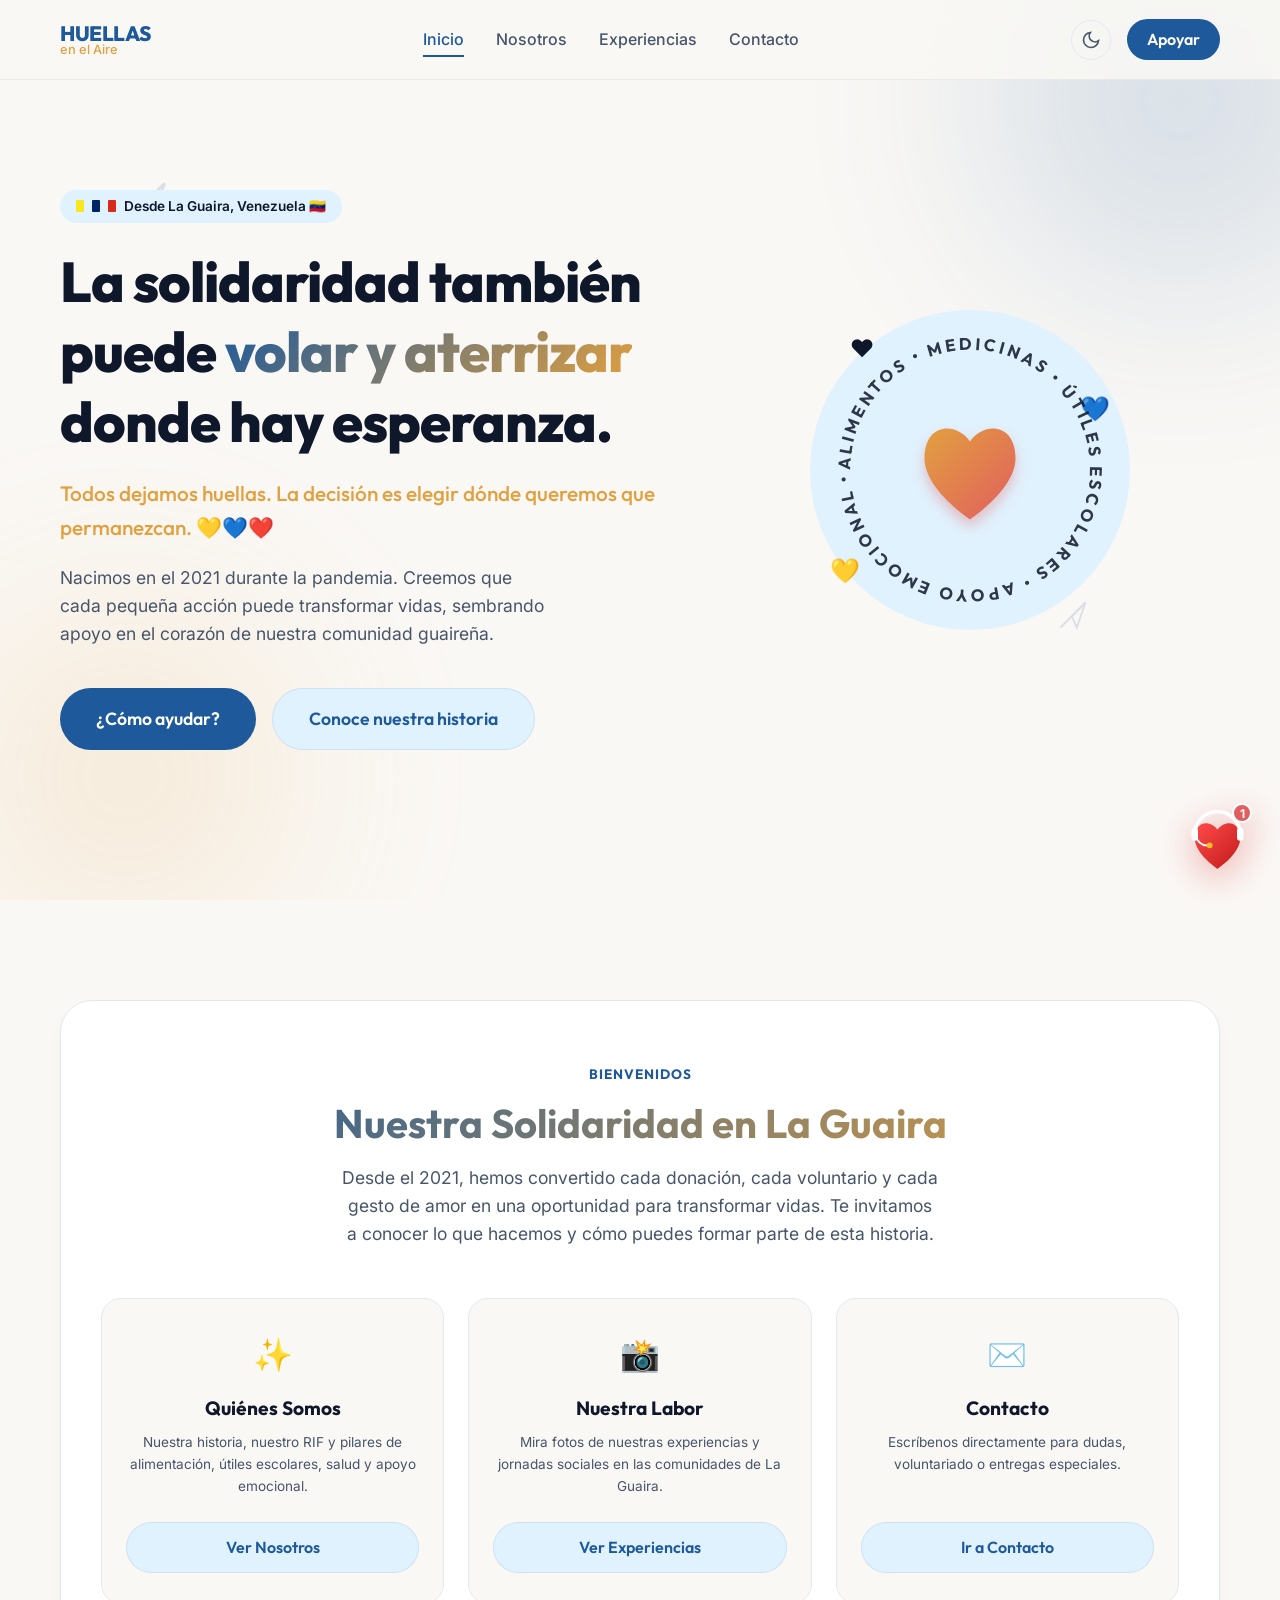
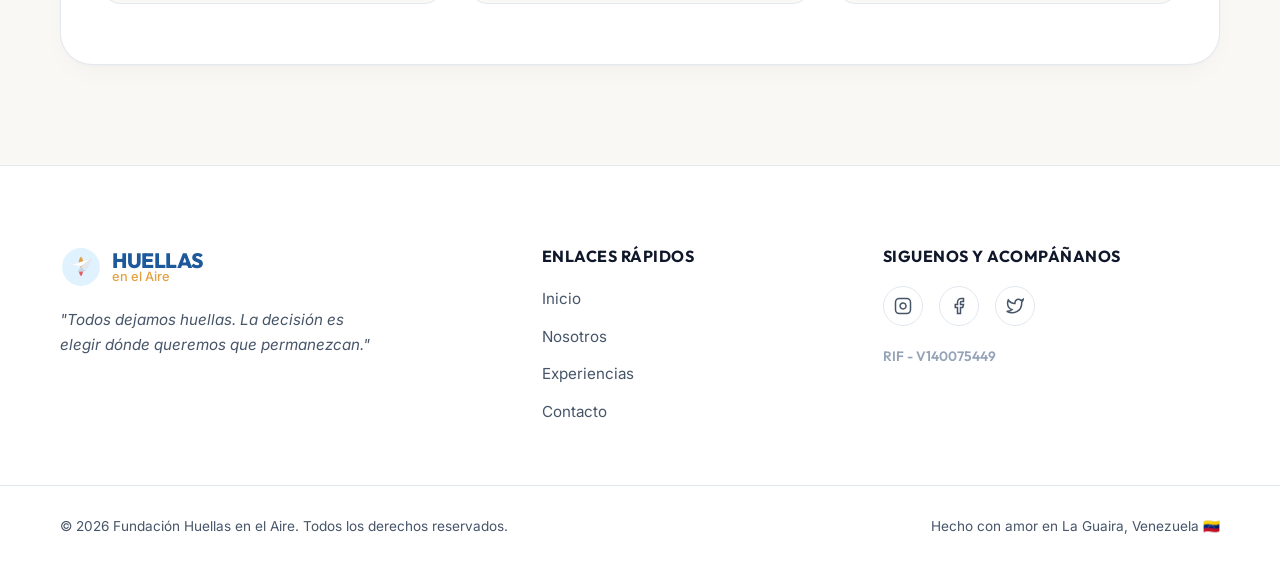
<file: index.html>
<!DOCTYPE html>
<html lang="es" data-theme="light">
<head>
  <meta charset="UTF-8">
  <meta name="viewport" content="width=device-width, initial-scale=1.0">
  <title>Fundación Huellas en el Aire | Sembrando Esperanza en La Guaira, Venezuela</title>
  
  <!-- Meta tags para SEO -->
  <meta name="description" content="Nacida en 2021 en La Guaira, Venezuela, la Fundación Huellas en el Aire transforma vidas a través de la entrega de alimentos, útiles escolares, apoyo emocional y medicinas.">
  <meta name="keywords" content="Fundación, Huellas en el Aire, La Guaira, Venezuela, Solidaridad, Donaciones, Alimentos, Útiles Escolares, Apoyo Emocional, Medicinas, Sin Fines de Lucro">
  <meta name="author" content="Fundación Huellas en el Aire">
  
  <!-- Open Graph / Facebook -->
  <meta property="og:type" content="website">
  <meta property="og:title" content="Fundación Huellas en el Aire">
  <meta property="og:description" content="Todos dejamos huellas. La decisión es elegir dónde queremos que permanezcan. Solidaridad que vuela y aterriza en La Guaira.">
  <meta property="og:image" content="logo.png">

  <!-- Google Fonts: Outfit (Títulos) e Inter (Texto) -->
  <link rel="preconnect" href="https://fonts.googleapis.com">
  <link rel="preconnect" href="https://fonts.gstatic.com" crossorigin>
  <link href="https://fonts.googleapis.com/css2?family=Inter:wght@300;400;500;600&family=Outfit:wght@300;400;500;600;700;800&display=swap" rel="stylesheet">
  
  <!-- Estilos del Proyecto -->
  <link rel="stylesheet" href="index.css">
  
  <!-- Script de Inicialización de Tema (Evita FOUC) -->
  <meta name="color-scheme" content="light dark">
  <script>
    (function() {
      let savedTheme = null;
      try {
        savedTheme = localStorage.getItem("theme");
      } catch (e) {}
      const systemPrefersDark = window.matchMedia("(prefers-color-scheme: dark)").matches;
      const theme = savedTheme || (systemPrefersDark ? "dark" : "light");
      document.documentElement.setAttribute("data-theme", theme);
    })();
  </script>
  
  <!-- Lógica del Proyecto -->
  <script src="index.js" defer></script>
</head>
<body>

  <!-- Barra de Navegación -->
  <header class="header">
    <div class="container header-container">
      <a href="index.html" class="logo-wrapper" aria-label="Volver al Inicio">
        <div class="logo-text">
          <span class="logo-title">HUELLAS</span>
          <span class="logo-subtitle">en el Aire</span>
        </div>
      </a>

      <!-- Navegación de Escritorio -->
      <nav class="nav-desktop" aria-label="Navegación principal">
        <ul class="nav-list">
          <li><a href="index.html" class="nav-link active">Inicio</a></li>
          <li><a href="nosotros.html" class="nav-link">Nosotros</a></li>
          <li><a href="experiencias.html" class="nav-link">Experiencias</a></li>
          <li><a href="contacto.html" class="nav-link">Contacto</a></li>
        </ul>
      </nav>

      <!-- Botón de Modo Oscuro y CTA -->
      <div class="nav-actions">
        <button id="theme-toggle" class="theme-toggle-btn" aria-label="Cambiar tema visual" title="Cambiar tema">
          <svg class="sun-icon" viewBox="0 0 24 24" fill="none" stroke="currentColor" stroke-width="2">
            <circle cx="12" cy="12" r="5"></circle>
            <line x1="12" y1="1" x2="12" y2="3"></line>
            <line x1="12" y1="21" x2="12" y2="23"></line>
            <line x1="4.22" y1="4.22" x2="5.64" y2="5.64"></line>
            <line x1="18.36" y1="18.36" x2="19.78" y2="19.78"></line>
            <line x1="1" y1="12" x2="3" y2="12"></line>
            <line x1="21" y1="12" x2="23" y2="12"></line>
            <line x1="4.22" y1="19.78" x2="5.64" y2="18.36"></line>
            <line x1="18.36" y1="5.64" x2="19.78" y2="4.22"></line>
          </svg>
          <svg class="moon-icon" viewBox="0 0 24 24" fill="none" stroke="currentColor" stroke-width="2">
            <path d="M21 12.79A9 9 0 1 1 11.21 3 7 7 0 0 0 21 12.79z"></path>
          </svg>
        </button>
        
        <a href="experiencias.html#donar" class="btn btn-primary btn-cta-nav">Apoyar</a>
        
        <!-- Botón de Menú Móvil -->
        <button id="menu-toggle" class="menu-toggle-btn" aria-expanded="false" aria-controls="mobile-menu" aria-label="Abrir menú de navegación">
          <span class="hamburger-bar"></span>
          <span class="hamburger-bar"></span>
          <span class="hamburger-bar"></span>
        </button>
      </div>
    </div>
  </header>

  <!-- Menú de Navegación Móvil (Drawer) -->
  <div id="mobile-menu" class="mobile-menu-drawer" aria-hidden="true">
    <div class="mobile-menu-content">
      <nav aria-label="Navegación móvil">
        <ul class="mobile-nav-list">
          <li><a href="index.html" class="mobile-nav-link">Inicio</a></li>
          <li><a href="nosotros.html" class="mobile-nav-link">Nosotros</a></li>
          <li><a href="experiencias.html" class="mobile-nav-link">Experiencias</a></li>
          <li><a href="contacto.html" class="mobile-nav-link">Contacto</a></li>
        </ul>
      </nav>
      <div class="mobile-menu-footer">
        <a href="experiencias.html#donar" class="btn btn-primary btn-full">Donar Ahora</a>
      </div>
    </div>
  </div>

  <main>
    <!-- Sección Inicio (Hero) -->
    <section id="inicio" class="hero-section">
      <div class="hero-shapes">
        <div class="shape shape-1"></div>
        <div class="shape shape-2"></div>
      </div>
      
      <!-- Aviones de papel flotantes decorativos -->
      <div class="floating-planes" aria-hidden="true">
        <div class="floating-plane plane-1">
          <svg viewBox="0 0 24 24" fill="none" stroke="currentColor" stroke-width="1.5">
            <path d="M2 22L22 2L15 22L11 13L2 22Z" />
            <path d="M22 2L11 13" />
          </svg>
        </div>
        <div class="floating-plane plane-2">
          <svg viewBox="0 0 24 24" fill="none" stroke="currentColor" stroke-width="1.5">
            <path d="M2 22L22 2L15 22L11 13L2 22Z" />
            <path d="M22 2L11 13" />
          </svg>
        </div>
      </div>

      <div class="container hero-container">
        <div class="hero-content scroll-reveal">
          <div class="badge-venezuela">
            <span class="flag-stripe yellow"></span>
            <span class="flag-stripe blue"></span>
            <span class="flag-stripe red"></span>
            <span>Desde La Guaira, Venezuela 🇻🇪</span>
          </div>
          
          <h1 class="hero-title text-balance">
            La solidaridad también puede <span class="text-gradient">volar y aterrizar</span> donde hay esperanza.
          </h1>
          
          <p class="hero-subtitle">
            Todos dejamos huellas. La decisión es elegir dónde queremos que permanezcan. 💛💙❤️
          </p>
          
          <p class="hero-text text-balance">
            Nacimos en el 2021 durante la pandemia. Creemos que cada pequeña acción puede transformar vidas, sembrando apoyo en el corazón de nuestra comunidad guaireña.
          </p>
          
          <div class="hero-actions">
            <a href="experiencias.html" class="btn btn-primary btn-large">¿Cómo ayudar?</a>
            <a href="nosotros.html" class="btn btn-secondary btn-large">Conoce nuestra historia</a>
          </div>
        </div>

        <div class="hero-illustration-wrapper scroll-reveal">
          <div class="hero-card-illustration">
            <div class="circle-bg"></div>
            
            <!-- Corazón central y texto rotatorio alrededor -->
            <div class="heart-text-container">
              <div class="heart-pulse-wrapper">
                <svg viewBox="0 0 100 100" class="hero-heart-svg">
                  <defs>
                    <linearGradient id="heartGrad" x1="0%" y1="0%" x2="100%" y2="100%">
                      <stop offset="0%" stop-color="#E2A03F" />
                      <stop offset="100%" stop-color="#E15E5E" />
                    </linearGradient>
                    <filter id="heartShadow" x="-20%" y="-20%" width="140%" height="140%">
                      <feDropShadow dx="0" dy="6" stdDeviation="5" flood-color="#E15E5E" flood-opacity="0.35" />
                    </filter>
                  </defs>
                  <path d="M 50,28 C 40,13 15,13 15,41 C 15,65 50,88 50,88 C 50,88 85,65 85,41 C 85,13 60,13 50,28 Z" fill="url(#heartGrad)" filter="url(#heartShadow)" />
                </svg>
              </div>
              
              <div class="circular-text-wrapper">
                <svg viewBox="0 0 200 200" class="circular-text-svg">
                  <path id="textCirclePath" d="M 100, 100 m -75, 0 a 75,75 0 1,1 150,0 a 75,75 0 1,1 -150,0" fill="none" />
                  <text>
                    <textPath href="#textCirclePath" class="circular-text-path">
                      Alimentos  •  Medicinas  •  Útiles Escolares  •  Apoyo Emocional  •  
                    </textPath>
                  </text>
                </svg>
              </div>
            </div>
            
            <div class="floating-heart">❤️</div>
            <div class="floating-heart-yellow">💛</div>
            <div class="floating-heart-blue">💙</div>


          </div>
        </div>
      </div>
    </section>

    <!-- Resumen / Bienvenidos a la Historia -->
    <section class="section section-welcome scroll-reveal">
      <div class="container">
        <div class="welcome-box">
          <span class="section-tag">Bienvenidos</span>
          <h2 class="welcome-title text-gradient">Nuestra Solidaridad en La Guaira</h2>
          <p class="welcome-text text-balance">
            Desde el 2021, hemos convertido cada donación, cada voluntario y cada gesto de amor en una oportunidad para transformar vidas. Te invitamos a conocer lo que hacemos y cómo puedes formar parte de esta historia.
          </p>
          
          <div class="welcome-cards-grid">
            <div class="welcome-card">
              <div class="w-card-icon">✨</div>
              <h3>Quiénes Somos</h3>
              <p>Nuestra historia, nuestro RIF y pilares de alimentación, útiles escolares, salud y apoyo emocional.</p>
              <a href="nosotros.html" class="btn btn-secondary btn-full">Ver Nosotros</a>
            </div>
            
            <div class="welcome-card">
              <div class="w-card-icon">📸</div>
              <h3>Nuestra Labor</h3>
              <p>Mira fotos de nuestras experiencias y jornadas sociales en las comunidades de La Guaira.</p>
              <a href="experiencias.html" class="btn btn-secondary btn-full">Ver Experiencias</a>
            </div>

            <div class="welcome-card">
              <div class="w-card-icon">✉️</div>
              <h3>Contacto</h3>
              <p>Escríbenos directamente para dudas, voluntariado o entregas especiales.</p>
              <a href="contacto.html" class="btn btn-secondary btn-full">Ir a Contacto</a>
            </div>
          </div>
        </div>
      </div>
    </section>
  </main>

  <!-- Pie de Página -->
  <footer class="footer">
    <div class="container footer-container">
      <div class="footer-brand">
        <div class="logo-svg-fallback">
          <svg class="logo-svg-icon" viewBox="0 0 100 100" fill="none" xmlns="http://www.w3.org/2000/svg">
            <circle cx="50" cy="50" r="45" fill="var(--color-sky-light)" />
            <path d="M50 25 C50 25, 62 38, 50 52 C38 38, 50 25, 50 25 Z" fill="var(--color-accent-amber)" />
            <path d="M50 52 C50 52, 60 62, 50 72 C40 62, 50 52, 50 52 Z" fill="var(--color-accent-coral)" />
            <path d="M25 45 L75 30 L60 60 L50 48 L25 45 Z" fill="var(--color-text-primary)" opacity="0.15" />
            <path d="M25 45 L75 30 L50 48 L25 45 Z" fill="white" />
            <path d="M75 30 L60 60 L50 48 L75 30 Z" fill="#E2E8F0" />
            <path d="M50 48 L42 62 L60 60 L50 48 Z" fill="#CBD5E1" />
          </svg>
          <div class="logo-text">
            <span class="logo-title">HUELLAS</span>
            <span class="logo-subtitle">en el Aire</span>
          </div>
        </div>
        <p class="footer-motto">
          "Todos dejamos huellas. La decisión es elegir dónde queremos que permanezcan."
        </p>
      </div>

      <div class="footer-links">
        <h4>Enlaces Rápidos</h4>
        <ul>
          <li><a href="index.html">Inicio</a></li>
          <li><a href="nosotros.html">Nosotros</a></li>
          <li><a href="experiencias.html">Experiencias</a></li>
          <li><a href="contacto.html">Contacto</a></li>
        </ul>
      </div>

      <div class="footer-social">
        <h4>Siguenos y Acompáñanos</h4>
        <div class="social-icons">
          <a href="https://instagram.com" target="_blank" rel="noopener noreferrer" aria-label="Instagram" class="social-icon-link">
            <svg viewBox="0 0 24 24" fill="none" stroke="currentColor" stroke-width="2">
              <rect x="2" y="2" width="20" height="20" rx="5" ry="5"></rect>
              <path d="M16 11.37A4 4 0 1 1 12.63 8 4 4 0 0 1 16 11.37z"></path>
              <line x1="17.5" y1="6.5" x2="17.51" y2="6.5"></line>
            </svg>
          </a>
          <a href="https://facebook.com" target="_blank" rel="noopener noreferrer" aria-label="Facebook" class="social-icon-link">
            <svg viewBox="0 0 24 24" fill="none" stroke="currentColor" stroke-width="2">
              <path d="M18 2h-3a5 5 0 0 0-5 5v3H7v4h3v8h4v-8h3l1-4h-4V7a1 1 0 0 1 1-1h3z"></path>
            </svg>
          </a>
          <a href="https://twitter.com" target="_blank" rel="noopener noreferrer" aria-label="Twitter/X" class="social-icon-link">
            <svg viewBox="0 0 24 24" fill="none" stroke="currentColor" stroke-width="2">
              <path d="M23 3a10.9 10.9 0 0 1-3.14 1.53 4.48 4.48 0 0 0-7.86 3v1A10.66 10.66 0 0 1 3 4s-4 9 5 13a11.64 11.64 0 0 1-7 2c9 5 20 0 20-11.5a4.5 4.5 0 0 0-.08-.83A7.72 7.72 0 0 0 23 3z"></path>
            </svg>
          </a>
        </div>
        <p class="rif-footer">RIF - V140075449</p>
      </div>
    </div>
    
    <div class="footer-bottom">
      <div class="container footer-bottom-container">
        <p>&copy; 2026 Fundación Huellas en el Aire. Todos los derechos reservados.</p>
        <p>Hecho con amor en La Guaira, Venezuela 🇻🇪</p>
      </div>
    </div>
  </footer>

  <!-- Chatbot Flotante -->
  <div id="chatbot-widget" class="chatbot-widget collapsed">
    <!-- Botón burbuja (cuando está cerrado) -->
    <button id="chatbot-toggle" class="chatbot-toggle-btn" aria-label="Abrir chat de ayuda">
      <svg class="chat-toggle-svg" viewBox="0 0 100 100" xmlns="http://www.w3.org/2000/svg">
        <defs>
          <linearGradient id="chatHeartGrad" x1="0%" y1="0%" x2="100%" y2="100%">
            <stop offset="0%" stop-color="#FF4B4B" />
            <stop offset="100%" stop-color="#C21A1A" />
          </linearGradient>
        </defs>
        <!-- Corazón Rojo (Desplazado hacia abajo para dar espacio a las diademas) -->
        <path d="M 50,38 C 40,23 15,23 15,51 C 15,75 50,98 50,98 C 50,98 85,75 85,51 C 85,23 60,23 50,38 Z" fill="url(#chatHeartGrad)" />
        <!-- Diademas/Auriculares encima del corazón -->
        <path d="M 15,45 A 35,35 0 0,1 85,45" stroke="#FFFFFF" stroke-width="5.5" fill="none" stroke-linecap="round" />
        <!-- Almohadilla izquierda -->
        <rect x="10" y="35" width="10" height="20" rx="5" fill="#FFFFFF" />
        <!-- Almohadilla derecha -->
        <rect x="80" y="35" width="10" height="20" rx="5" fill="#FFFFFF" />
        <!-- Brazo del Micrófono -->
        <path d="M 15,45 Q 22,65 38,62" stroke="#FFFFFF" stroke-width="3" fill="none" stroke-linecap="round" />
        <!-- Punta del Micrófono -->
        <circle cx="38" cy="62" r="4.5" fill="#FBBF24" />
      </svg>
      <span class="chat-badge">1</span>
    </button>
    
    <!-- Ventana del Chat (cuando está abierto) -->
    <div class="chatbot-window">
      <div class="chatbot-header">
        <div class="chatbot-title">
          <span class="chatbot-avatar">✨</span>
          <div>
            <h4>Huellitas</h4>
            <span class="chatbot-status">En línea</span>
          </div>
        </div>
        <button id="chatbot-close" class="chatbot-close-btn" aria-label="Cerrar chat">&times;</button>
      </div>
      
      <div class="chatbot-body" id="chatbot-messages">
        <div class="chat-msg bot-msg">
          <p>¡Hola! 💛💙❤️ Bienvenido a la Fundación Huellas en el Aire. ¿Cómo te gustaría apoyar a nuestra comunidad hoy?</p>
        </div>
      </div>
      
      <div class="chatbot-footer" id="chatbot-options">
        <button class="chat-option-btn" data-reply="alimentos">Donar Alimentos/Medicinas 🍎</button>
        <button class="chat-option-btn" data-reply="utiles">Donar Útiles Escolares ✏️</button>
        <button class="chat-option-btn" data-reply="ropa">Donar Ropa 👕</button>
        <button class="chat-option-btn" data-reply="voluntario">Ser Voluntario 🙌</button>
        <button class="chat-option-btn" data-reply="contacto">Tengo otra duda ✉️</button>
      </div>
    </div>
  </div>

</body>
</html>
</file>
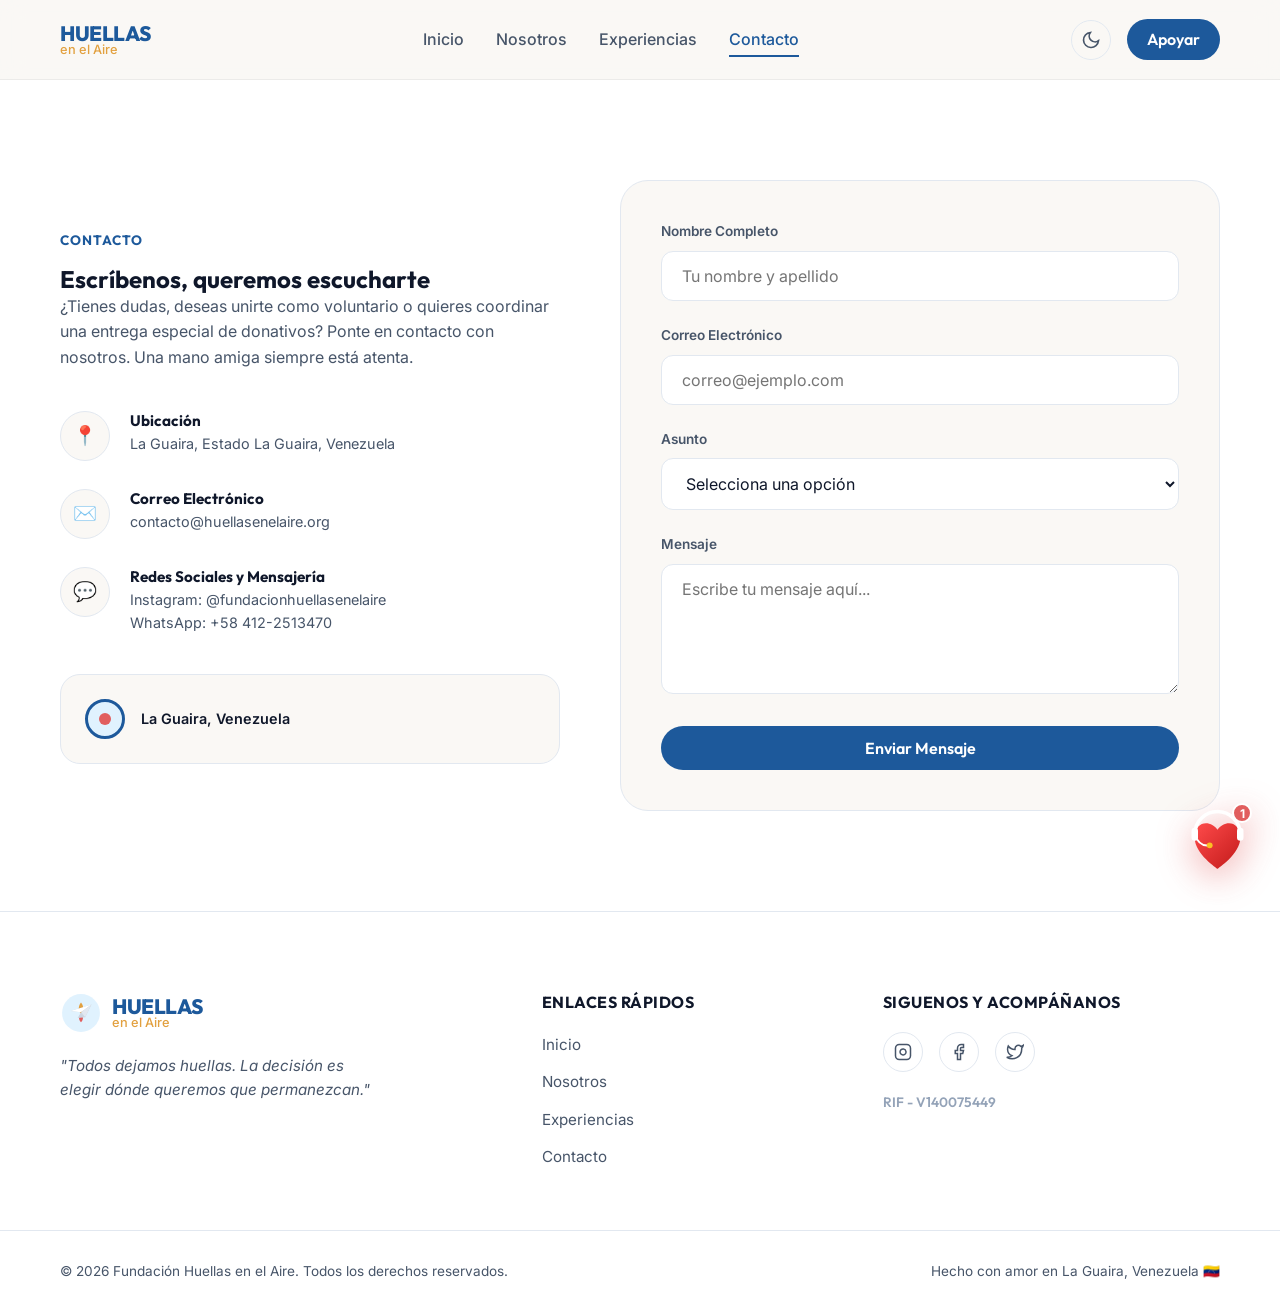
<file: contacto.html>
<!DOCTYPE html>
<html lang="es" data-theme="light">
<head>
  <meta charset="UTF-8">
  <meta name="viewport" content="width=device-width, initial-scale=1.0">
  <title>Contacto | Fundación Huellas en el Aire</title>
  
  <!-- Google Fonts -->
  <link rel="preconnect" href="https://fonts.googleapis.com">
  <link rel="preconnect" href="https://fonts.gstatic.com" crossorigin>
  <link href="https://fonts.googleapis.com/css2?family=Inter:wght@300;400;500;600&family=Outfit:wght@300;400;500;600;700;800&display=swap" rel="stylesheet">
  
  <!-- Estilos del Proyecto -->
  <link rel="stylesheet" href="index.css">
  
  <!-- Script de Inicialización de Tema -->
  <meta name="color-scheme" content="light dark">
  <script>
    (function() {
      let savedTheme = null;
      try {
        savedTheme = localStorage.getItem("theme");
      } catch (e) {}
      const systemPrefersDark = window.matchMedia("(prefers-color-scheme: dark)").matches;
      const theme = savedTheme || (systemPrefersDark ? "dark" : "light");
      document.documentElement.setAttribute("data-theme", theme);
    })();
  </script>
  
  <script src="index.js" defer></script>
</head>
<body>

  <!-- Barra de Navegación -->
  <header class="header">
    <div class="container header-container">
      <a href="index.html" class="logo-wrapper" aria-label="Volver al Inicio">
        <div class="logo-text">
          <span class="logo-title">HUELLAS</span>
          <span class="logo-subtitle">en el Aire</span>
        </div>
      </a>

      <nav class="nav-desktop" aria-label="Navegación principal">
        <ul class="nav-list">
          <li><a href="index.html" class="nav-link">Inicio</a></li>
          <li><a href="nosotros.html" class="nav-link">Nosotros</a></li>
          <li><a href="experiencias.html" class="nav-link">Experiencias</a></li>
          <li><a href="contacto.html" class="nav-link active">Contacto</a></li>
        </ul>
      </nav>

      <div class="nav-actions">
        <button id="theme-toggle" class="theme-toggle-btn" aria-label="Cambiar tema">
          <svg class="sun-icon" viewBox="0 0 24 24" fill="none" stroke="currentColor" stroke-width="2">
            <circle cx="12" cy="12" r="5"></circle>
            <line x1="12" y1="1" x2="12" y2="3"></line>
            <line x1="12" y1="21" x2="12" y2="23"></line>
            <line x1="4.22" y1="4.22" x2="5.64" y2="5.64"></line>
            <line x1="18.36" y1="18.36" x2="19.78" y2="19.78"></line>
            <line x1="1" y1="12" x2="3" y2="12"></line>
            <line x1="21" y1="12" x2="23" y2="12"></line>
            <line x1="4.22" y1="19.78" x2="5.64" y2="18.36"></line>
            <line x1="18.36" y1="5.64" x2="19.78" y2="4.22"></line>
          </svg>
          <svg class="moon-icon" viewBox="0 0 24 24" fill="none" stroke="currentColor" stroke-width="2">
            <path d="M21 12.79A9 9 0 1 1 11.21 3 7 7 0 0 0 21 12.79z"></path>
          </svg>
        </button>
        <a href="experiencias.html#donar" class="btn btn-primary btn-cta-nav">Apoyar</a>
        <button id="menu-toggle" class="menu-toggle-btn" aria-expanded="false" aria-controls="mobile-menu" aria-label="Abrir menú">
          <span class="hamburger-bar"></span>
          <span class="hamburger-bar"></span>
          <span class="hamburger-bar"></span>
        </button>
      </div>
    </div>
  </header>

  <!-- Menú Móvil -->
  <div id="mobile-menu" class="mobile-menu-drawer" aria-hidden="true">
    <div class="mobile-menu-content">
      <nav aria-label="Navegación móvil">
        <ul class="mobile-nav-list">
          <li><a href="index.html" class="mobile-nav-link">Inicio</a></li>
          <li><a href="nosotros.html" class="mobile-nav-link">Nosotros</a></li>
          <li><a href="experiencias.html" class="mobile-nav-link">Experiencias</a></li>
          <li><a href="contacto.html" class="mobile-nav-link">Contacto</a></li>
        </ul>
      </nav>
      <div class="mobile-menu-footer">
        <a href="experiencias.html#donar" class="btn btn-primary btn-full">Donar Ahora</a>
      </div>
    </div>
  </div>

  <main style="padding-top: var(--header-height);">
    <!-- Sección Contacto -->
    <section class="section section-contacto">
      <div class="container">
        <div class="contacto-grid">
          
          <!-- Información y Redes -->
          <div class="contacto-info scroll-reveal">
            <span class="section-tag">Contacto</span>
            <h1>Escríbenos, queremos escucharte</h1>
            <p>
              ¿Tienes dudas, deseas unirte como voluntario o quieres coordinar una entrega especial de donativos? Ponte en contacto con nosotros. Una mano amiga siempre está atenta.
            </p>

            <div class="contact-details">
              <div class="contact-detail-row">
                <div class="contact-icon-bubble">📍</div>
                <div>
                  <h4>Ubicación</h4>
                  <p>La Guaira, Estado La Guaira, Venezuela</p>
                </div>
              </div>
              
              <div class="contact-detail-row">
                <div class="contact-icon-bubble">✉️</div>
                <div>
                  <h4>Correo Electrónico</h4>
                  <p>contacto@huellasenelaire.org</p>
                </div>
              </div>

              <div class="contact-detail-row">
                <div class="contact-icon-bubble">💬</div>
                <div>
                  <h4>Redes Sociales y Mensajería</h4>
                  <p>Instagram: @fundacionhuellasenelaire</p>
                  <p>WhatsApp: +58 412-2513470</p>
                </div>
              </div>
            </div>
            
            <div class="contact-map-sim">
              <div class="map-circle"></div>
              <span>La Guaira, Venezuela</span>
            </div>
          </div>

          <!-- Formulario de Contacto (Conexión a FormSubmit para envío real) -->
          <div class="contacto-form-wrapper scroll-reveal">
            <!-- NOTA: Cambia jirmarjose@gmail.com al correo que prefieras en producción -->
            <form id="contact-form" action="https://formsubmit.co/jirmarjose@gmail.com" method="POST" class="contact-form" novalidate>
              
              <!-- Configuraciones opcionales para FormSubmit -->
              <input type="hidden" name="_next" value="https://jirmarp.github.io/Fundacion_huellas_en_el_aire/contacto.html">
              <input type="hidden" name="_subject" value="Nuevo mensaje desde la Web de Huellas en el Aire!">
              <input type="hidden" name="_captcha" value="false">

              <div class="form-group">
                <label for="form-name">Nombre Completo</label>
                <input type="text" id="form-name" name="name" class="form-input" required placeholder="Tu nombre y apellido">
                <span class="form-error">Por favor, ingresa tu nombre.</span>
              </div>

              <div class="form-group">
                <label for="form-email">Correo Electrónico</label>
                <input type="email" id="form-email" name="email" class="form-input" required placeholder="correo@ejemplo.com">
                <span class="form-error">Por favor, ingresa un correo electrónico válido.</span>
              </div>

              <div class="form-group">
                <label for="form-subject">Asunto</label>
                <select id="form-subject" name="subject" class="form-input" required>
                  <option value="" disabled selected>Selecciona una opción</option>
                  <option value="Coordinar donación">Quiero coordinar una donación</option>
                  <option value="Deseo ser voluntario">Deseo ser voluntario</option>
                  <option value="Información general">Solicitud de información general</option>
                  <option value="Otro asunto">Otro asunto</option>
                </select>
                <span class="form-error">Por favor, selecciona un asunto.</span>
              </div>

              <div class="form-group">
                <label for="form-message">Mensaje</label>
                <textarea id="form-message" name="message" class="form-input form-textarea" required placeholder="Escribe tu mensaje aquí..." rows="5"></textarea>
                <span class="form-error">Por favor, escribe un mensaje.</span>
              </div>

              <button type="submit" class="btn btn-primary btn-full btn-submit">
                <span class="btn-text">Enviar Mensaje</span>
                <span class="spinner" style="display: none;"></span>
              </button>
            </form>
            
            <!-- Mensaje de éxito post envío -->
            <div id="contact-success" class="contact-success-state" style="display: none;">
              <div class="success-icon">✉️✨</div>
              <h3>¡Mensaje enviado con éxito!</h3>
              <p>Gracias por dejar tu huella. Tu mensaje ha sido redirigido a nuestra bandeja. Te responderemos lo más pronto posible.</p>
              <button id="btn-reset-form" class="btn btn-secondary">Enviar otro mensaje</button>
            </div>
          </div>

        </div>
      </div>
    </section>
  </main>

  <!-- Pie de Página -->
  <footer class="footer">
    <div class="container footer-container">
      <div class="footer-brand">
        <div class="logo-svg-fallback">
          <svg class="logo-svg-icon" viewBox="0 0 100 100" fill="none" xmlns="http://www.w3.org/2000/svg">
            <circle cx="50" cy="50" r="45" fill="var(--color-sky-light)" />
            <path d="M50 25 C50 25, 62 38, 50 52 C38 38, 50 25, 50 25 Z" fill="var(--color-accent-amber)" />
            <path d="M50 52 C50 52, 60 62, 50 72 C40 62, 50 52, 50 52 Z" fill="var(--color-accent-coral)" />
            <path d="M25 45 L75 30 L60 60 L50 48 L25 45 Z" fill="var(--color-text-primary)" opacity="0.15" />
            <path d="M25 45 L75 30 L50 48 L25 45 Z" fill="white" />
            <path d="M75 30 L60 60 L50 48 L75 30 Z" fill="#E2E8F0" />
            <path d="M50 48 L42 62 L60 60 L50 48 Z" fill="#CBD5E1" />
          </svg>
          <div class="logo-text">
            <span class="logo-title">HUELLAS</span>
            <span class="logo-subtitle">en el Aire</span>
          </div>
        </div>
        <p class="footer-motto">
          "Todos dejamos huellas. La decisión es elegir dónde queremos que permanezcan."
        </p>
      </div>

      <div class="footer-links">
        <h4>Enlaces Rápidos</h4>
        <ul>
          <li><a href="index.html">Inicio</a></li>
          <li><a href="nosotros.html">Nosotros</a></li>
          <li><a href="experiencias.html">Experiencias</a></li>
          <li><a href="contacto.html">Contacto</a></li>
        </ul>
      </div>

      <div class="footer-social">
        <h4>Siguenos y Acompáñanos</h4>
        <div class="social-icons">
          <a href="https://instagram.com" target="_blank" rel="noopener noreferrer" aria-label="Instagram" class="social-icon-link">
            <svg viewBox="0 0 24 24" fill="none" stroke="currentColor" stroke-width="2">
              <rect x="2" y="2" width="20" height="20" rx="5" ry="5"></rect>
              <path d="M16 11.37A4 4 0 1 1 12.63 8 4 4 0 0 1 16 11.37z"></path>
              <line x1="17.5" y1="6.5" x2="17.51" y2="6.5"></line>
            </svg>
          </a>
          <a href="https://facebook.com" target="_blank" rel="noopener noreferrer" aria-label="Facebook" class="social-icon-link">
            <svg viewBox="0 0 24 24" fill="none" stroke="currentColor" stroke-width="2">
              <path d="M18 2h-3a5 5 0 0 0-5 5v3H7v4h3v8h4v-8h3l1-4h-4V7a1 1 0 0 1 1-1h3z"></path>
            </svg>
          </a>
          <a href="https://twitter.com" target="_blank" rel="noopener noreferrer" aria-label="Twitter/X" class="social-icon-link">
            <svg viewBox="0 0 24 24" fill="none" stroke="currentColor" stroke-width="2">
              <path d="M23 3a10.9 10.9 0 0 1-3.14 1.53 4.48 4.48 0 0 0-7.86 3v1A10.66 10.66 0 0 1 3 4s-4 9 5 13a11.64 11.64 0 0 1-7 2c9 5 20 0 20-11.5a4.5 4.5 0 0 0-.08-.83A7.72 7.72 0 0 0 23 3z"></path>
            </svg>
          </a>
        </div>
        <p class="rif-footer">RIF - V140075449</p>
      </div>
    </div>
    
    <div class="footer-bottom">
      <div class="container footer-bottom-container">
        <p>&copy; 2026 Fundación Huellas en el Aire. Todos los derechos reservados.</p>
        <p>Hecho con amor en La Guaira, Venezuela 🇻🇪</p>
      </div>
    </div>
  </footer>

  <!-- Chatbot Flotante -->
  <div id="chatbot-widget" class="chatbot-widget collapsed">
    <!-- Botón burbuja (cuando está cerrado) -->
    <button id="chatbot-toggle" class="chatbot-toggle-btn" aria-label="Abrir chat de ayuda">
      <svg class="chat-toggle-svg" viewBox="0 0 100 100" xmlns="http://www.w3.org/2000/svg">
        <defs>
          <linearGradient id="chatHeartGrad" x1="0%" y1="0%" x2="100%" y2="100%">
            <stop offset="0%" stop-color="#FF4B4B" />
            <stop offset="100%" stop-color="#C21A1A" />
          </linearGradient>
        </defs>
        <!-- Corazón Rojo (Desplazado hacia abajo para dar espacio a las diademas) -->
        <path d="M 50,38 C 40,23 15,23 15,51 C 15,75 50,98 50,98 C 50,98 85,75 85,51 C 85,23 60,23 50,38 Z" fill="url(#chatHeartGrad)" />
        <!-- Diademas/Auriculares encima del corazón -->
        <path d="M 15,45 A 35,35 0 0,1 85,45" stroke="#FFFFFF" stroke-width="5.5" fill="none" stroke-linecap="round" />
        <!-- Almohadilla izquierda -->
        <rect x="10" y="35" width="10" height="20" rx="5" fill="#FFFFFF" />
        <!-- Almohadilla derecha -->
        <rect x="80" y="35" width="10" height="20" rx="5" fill="#FFFFFF" />
        <!-- Brazo del Micrófono -->
        <path d="M 15,45 Q 22,65 38,62" stroke="#FFFFFF" stroke-width="3" fill="none" stroke-linecap="round" />
        <!-- Punta del Micrófono -->
        <circle cx="38" cy="62" r="4.5" fill="#FBBF24" />
      </svg>
      <span class="chat-badge">1</span>
    </button>
    
    <!-- Ventana del Chat (cuando está abierto) -->
    <div class="chatbot-window">
      <div class="chatbot-header">
        <div class="chatbot-title">
          <span class="chatbot-avatar">✨</span>
          <div>
            <h4>Huellitas</h4>
            <span class="chatbot-status">En línea</span>
          </div>
        </div>
        <button id="chatbot-close" class="chatbot-close-btn" aria-label="Cerrar chat">&times;</button>
      </div>
      
      <div class="chatbot-body" id="chatbot-messages">
        <div class="chat-msg bot-msg">
          <p>¡Hola! 💛💙❤️ Bienvenido a la Fundación Huellas en el Aire. ¿Cómo te gustaría apoyar a nuestra comunidad hoy?</p>
        </div>
      </div>
      
      <div class="chatbot-footer" id="chatbot-options">
        <button class="chat-option-btn" data-reply="alimentos">Donar Alimentos/Medicinas 🍎</button>
        <button class="chat-option-btn" data-reply="utiles">Donar Útiles Escolares ✏️</button>
        <button class="chat-option-btn" data-reply="ropa">Donar Ropa 👕</button>
        <button class="chat-option-btn" data-reply="voluntario">Ser Voluntario 🙌</button>
        <button class="chat-option-btn" data-reply="contacto">Tengo otra duda ✉️</button>
      </div>
    </div>
  </div>

</body>
</html>
</file>
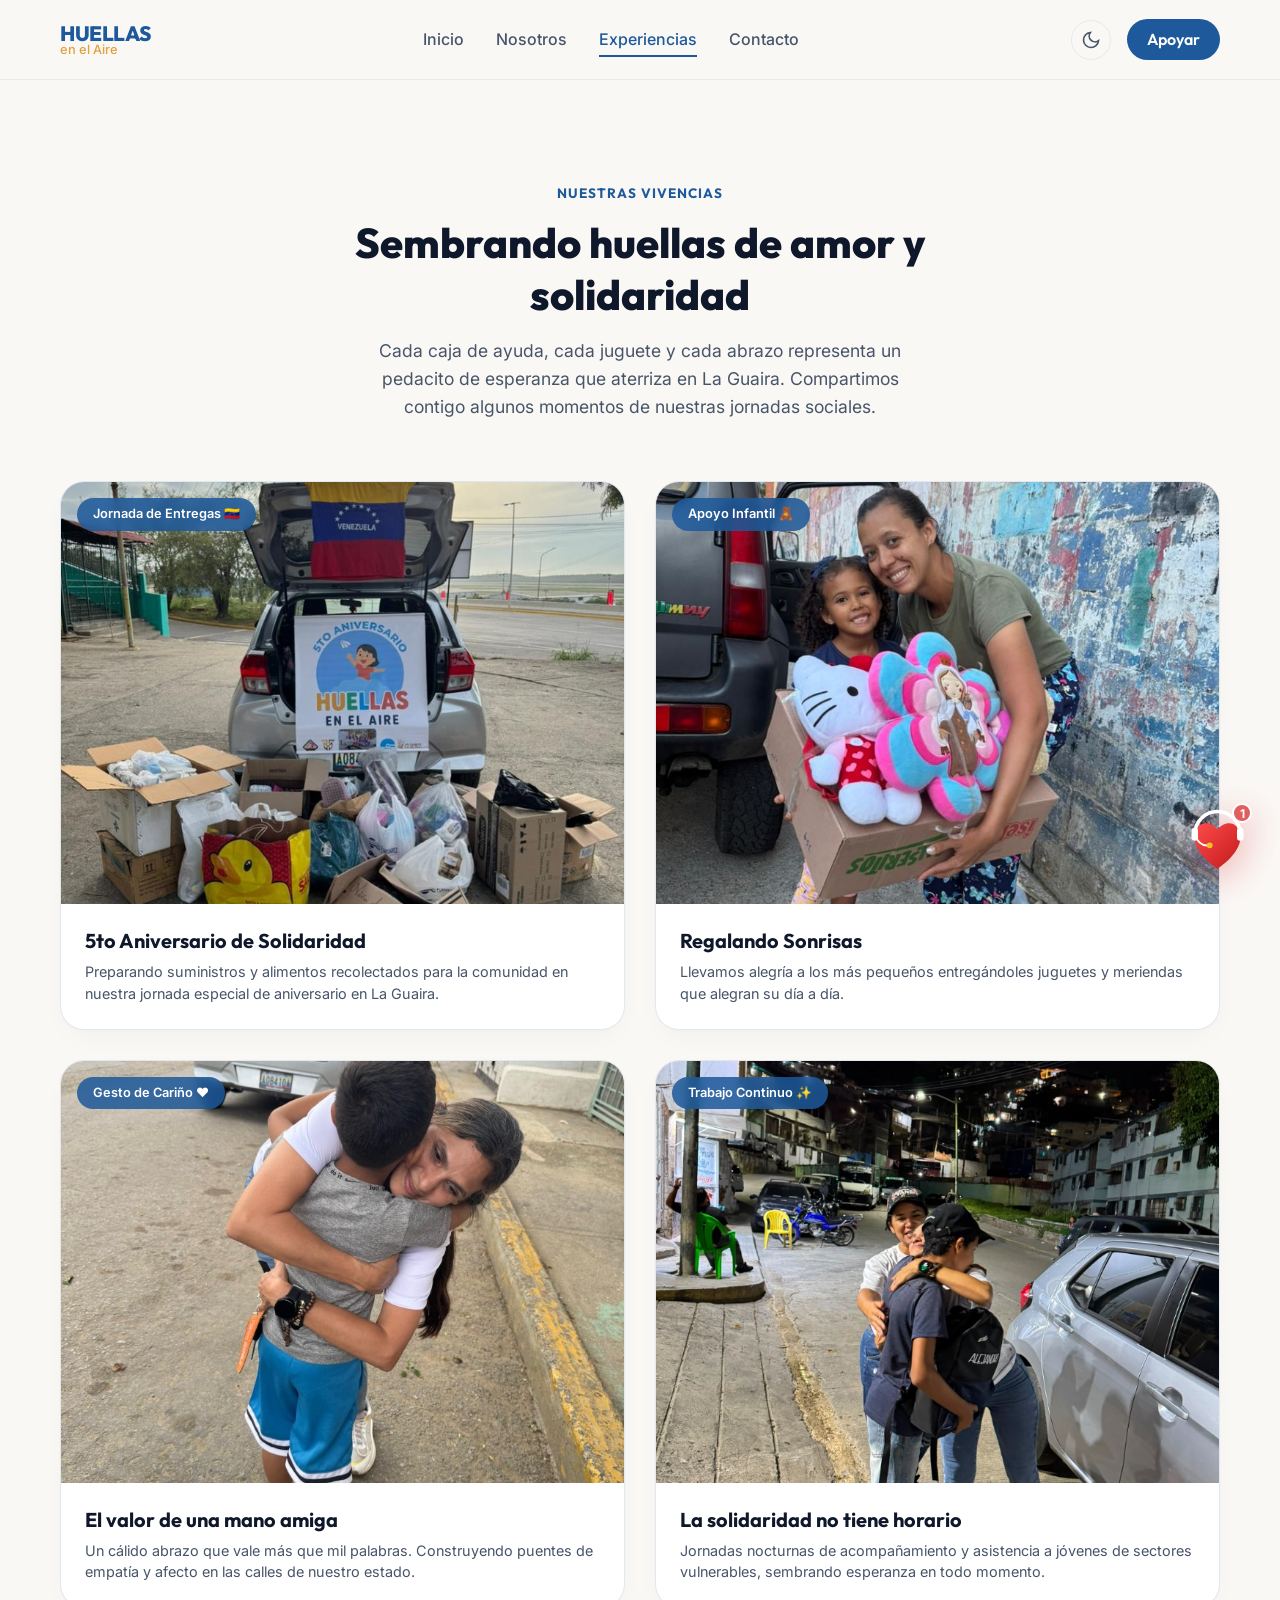
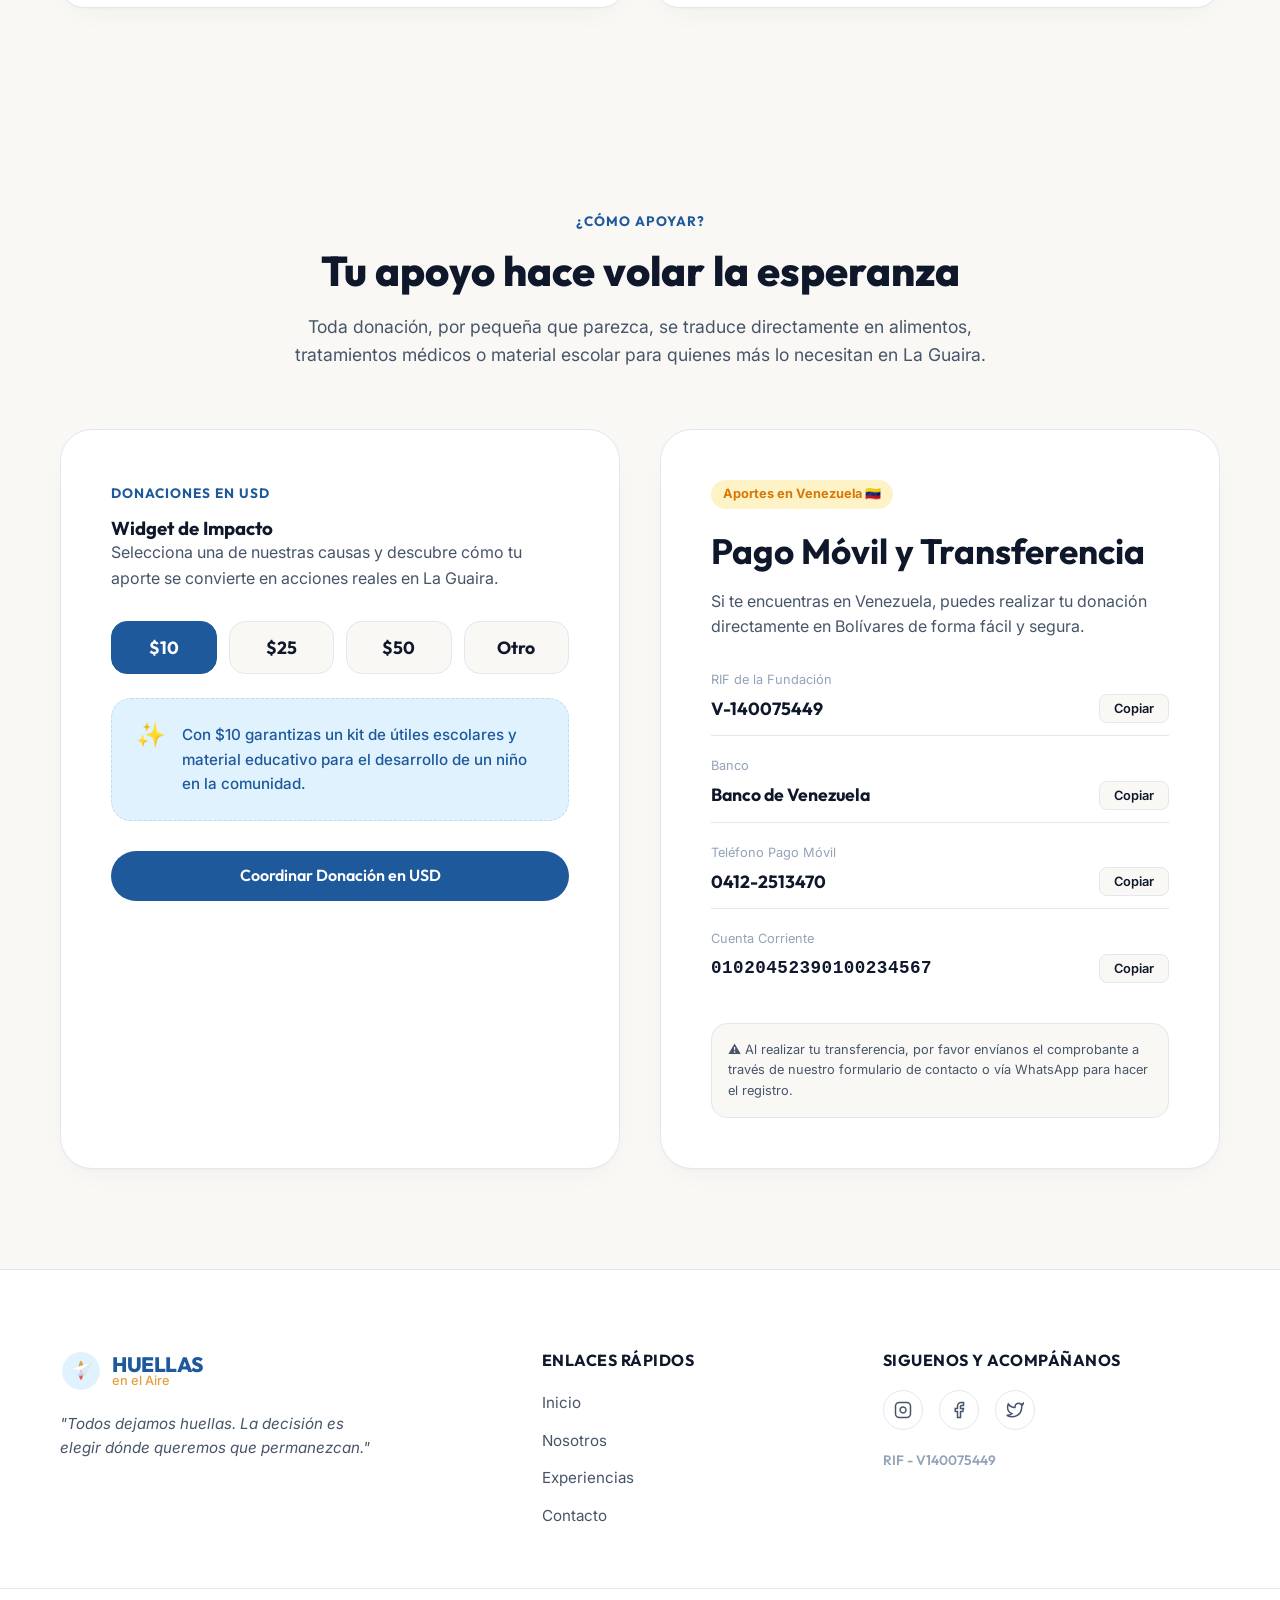
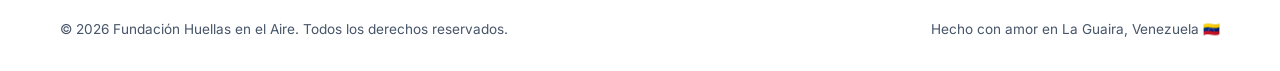
<file: experiencias.html>
<!DOCTYPE html>
<html lang="es" data-theme="light">
<head>
  <meta charset="UTF-8">
  <meta name="viewport" content="width=device-width, initial-scale=1.0">
  <title>Experiencias y Donaciones | Fundación Huellas en el Aire</title>
  
  <!-- Google Fonts -->
  <link rel="preconnect" href="https://fonts.googleapis.com">
  <link rel="preconnect" href="https://fonts.gstatic.com" crossorigin>
  <link href="https://fonts.googleapis.com/css2?family=Inter:wght@300;400;500;600&family=Outfit:wght@300;400;500;600;700;800&display=swap" rel="stylesheet">
  
  <!-- Estilos del Proyecto -->
  <link rel="stylesheet" href="index.css">
  
  <!-- Script de Inicialización de Tema -->
  <meta name="color-scheme" content="light dark">
  <script>
    (function() {
      let savedTheme = null;
      try {
        savedTheme = localStorage.getItem("theme");
      } catch (e) {}
      const systemPrefersDark = window.matchMedia("(prefers-color-scheme: dark)").matches;
      const theme = savedTheme || (systemPrefersDark ? "dark" : "light");
      document.documentElement.setAttribute("data-theme", theme);
    })();
  </script>
  
  <script src="index.js" defer></script>
</head>
<body>

  <!-- Barra de Navegación -->
  <header class="header">
    <div class="container header-container">
      <a href="index.html" class="logo-wrapper" aria-label="Volver al Inicio">
        <div class="logo-text">
          <span class="logo-title">HUELLAS</span>
          <span class="logo-subtitle">en el Aire</span>
        </div>
      </a>

      <nav class="nav-desktop" aria-label="Navegación principal">
        <ul class="nav-list">
          <li><a href="index.html" class="nav-link">Inicio</a></li>
          <li><a href="nosotros.html" class="nav-link">Nosotros</a></li>
          <li><a href="experiencias.html" class="nav-link active">Experiencias</a></li>
          <li><a href="contacto.html" class="nav-link">Contacto</a></li>
        </ul>
      </nav>

      <div class="nav-actions">
        <button id="theme-toggle" class="theme-toggle-btn" aria-label="Cambiar tema">
          <svg class="sun-icon" viewBox="0 0 24 24" fill="none" stroke="currentColor" stroke-width="2">
            <circle cx="12" cy="12" r="5"></circle>
            <line x1="12" y1="1" x2="12" y2="3"></line>
            <line x1="12" y1="21" x2="12" y2="23"></line>
            <line x1="4.22" y1="4.22" x2="5.64" y2="5.64"></line>
            <line x1="18.36" y1="18.36" x2="19.78" y2="19.78"></line>
            <line x1="1" y1="12" x2="3" y2="12"></line>
            <line x1="21" y1="12" x2="23" y2="12"></line>
            <line x1="4.22" y1="19.78" x2="5.64" y2="18.36"></line>
            <line x1="18.36" y1="5.64" x2="19.78" y2="4.22"></line>
          </svg>
          <svg class="moon-icon" viewBox="0 0 24 24" fill="none" stroke="currentColor" stroke-width="2">
            <path d="M21 12.79A9 9 0 1 1 11.21 3 7 7 0 0 0 21 12.79z"></path>
          </svg>
        </button>
        <a href="#donar" class="btn btn-primary btn-cta-nav">Apoyar</a>
        <button id="menu-toggle" class="menu-toggle-btn" aria-expanded="false" aria-controls="mobile-menu" aria-label="Abrir menú">
          <span class="hamburger-bar"></span>
          <span class="hamburger-bar"></span>
          <span class="hamburger-bar"></span>
        </button>
      </div>
    </div>
  </header>

  <!-- Menú Móvil -->
  <div id="mobile-menu" class="mobile-menu-drawer" aria-hidden="true">
    <div class="mobile-menu-content">
      <nav aria-label="Navegación móvil">
        <ul class="mobile-nav-list">
          <li><a href="index.html" class="mobile-nav-link">Inicio</a></li>
          <li><a href="nosotros.html" class="mobile-nav-link">Nosotros</a></li>
          <li><a href="experiencias.html" class="mobile-nav-link">Experiencias</a></li>
          <li><a href="contacto.html" class="mobile-nav-link">Contacto</a></li>
        </ul>
      </nav>
      <div class="mobile-menu-footer">
        <a href="#donar" class="btn btn-primary btn-full">Donar Ahora</a>
      </div>
    </div>
  </div>

  <main style="padding-top: var(--header-height);">
    
    <!-- Galería de Experiencias -->
    <section class="section section-gallery">
      <div class="container">
        <div class="section-header scroll-reveal">
          <span class="section-tag">Nuestras Vivencias</span>
          <h1 class="section-title">Sembrando huellas de amor y solidaridad</h1>
          <p class="section-description text-balance">
            Cada caja de ayuda, cada juguete y cada abrazo representa un pedacito de esperanza que aterriza en La Guaira. Compartimos contigo algunos momentos de nuestras jornadas sociales.
          </p>
        </div>

        <div class="gallery-grid">
          
          <!-- Foto 1 -->
          <div class="gallery-card scroll-reveal">
            <div class="gallery-img-wrapper">
              <img src="img/experiencia1.jpg" alt="Preparación de donaciones para el 5to Aniversario" class="gallery-img" onerror="this.src='https://images.unsplash.com/photo-1488521787991-ed7bbaae773c?q=80&w=600';">
              <div class="gallery-overlay">
                <span>Jornada de Entregas 🇻🇪</span>
              </div>
            </div>
            <div class="gallery-content">
              <h3>5to Aniversario de Solidaridad</h3>
              <p>Preparando suministros y alimentos recolectados para la comunidad en nuestra jornada especial de aniversario en La Guaira.</p>
            </div>
          </div>

          <!-- Foto 2 -->
          <div class="gallery-card scroll-reveal">
            <div class="gallery-img-wrapper">
              <img src="img/experiencia2.jpg" alt="Niña feliz recibiendo juguetes" class="gallery-img" onerror="this.src='https://images.unsplash.com/photo-1594708767771-a7502209ff51?q=80&w=600';">
              <div class="gallery-overlay">
                <span>Apoyo Infantil 🧸</span>
              </div>
            </div>
            <div class="gallery-content">
              <h3>Regalando Sonrisas</h3>
              <p>Llevamos alegría a los más pequeños entregándoles juguetes y meriendas que alegran su día a día.</p>
            </div>
          </div>

          <!-- Foto 3 -->
          <div class="gallery-card scroll-reveal">
            <div class="gallery-img-wrapper">
              <img src="img/experiencia3.jpg" alt="Abrazo solidario en la calle" class="gallery-img" onerror="this.src='https://images.unsplash.com/photo-1544027993-37dbfe43562a?q=80&w=600';">
              <div class="gallery-overlay">
                <span>Gesto de Cariño ❤️</span>
              </div>
            </div>
            <div class="gallery-content">
              <h3>El valor de una mano amiga</h3>
              <p>Un cálido abrazo que vale más que mil palabras. Construyendo puentes de empatía y afecto en las calles de nuestro estado.</p>
            </div>
          </div>

          <!-- Foto 4 -->
          <div class="gallery-card scroll-reveal">
            <div class="gallery-img-wrapper">
              <img src="img/experiencia4.jpg" alt="Solidaridad nocturna de la fundación" class="gallery-img" onerror="this.src='https://images.unsplash.com/photo-1469571486040-0b9b178e4d38?q=80&w=600';">
              <div class="gallery-overlay">
                <span>Trabajo Continuo ✨</span>
              </div>
            </div>
            <div class="gallery-content">
              <h3>La solidaridad no tiene horario</h3>
              <p>Jornadas nocturnas de acompañamiento y asistencia a jóvenes de sectores vulnerables, sembrando esperanza en todo momento.</p>
            </div>
          </div>

        </div>
      </div>
    </section>

    <!-- Sección de Donaciones (Anclaje para el botón "Apoyar") -->
    <section id="donar" class="section section-donaciones">
      <div class="container">
        <div class="section-header scroll-reveal">
          <span class="section-tag">¿Cómo Apoyar?</span>
          <h2 class="section-title">Tu apoyo hace volar la esperanza</h2>
          <p class="section-description text-balance">
            Toda donación, por pequeña que parezca, se traduce directamente en alimentos, tratamientos médicos o material escolar para quienes más lo necesitan en La Guaira.
          </p>
        </div>

        <div class="donations-grid">
          
          <!-- Widget Interactivo de Donación -->
          <div class="donation-card scroll-reveal">
            <span class="section-tag">Donaciones en USD</span>
            <h3>Widget de Impacto</h3>
            <p class="donation-card-intro">
              Selecciona una de nuestras causas y descubre cómo tu aporte se convierte en acciones reales en La Guaira.
            </p>

            <div class="donation-selector">
              <button class="donation-btn active" data-amount="10" data-impact="Con $10 garantizas un kit de útiles escolares y material educativo para el desarrollo de un niño en la comunidad.">
                $10
              </button>
              <button class="donation-btn" data-amount="25" data-impact="Con $25 financias medicamentos esenciales y tratamientos de salud prioritarios para personas vulnerables.">
                $25
              </button>
              <button class="donation-btn" data-amount="50" data-impact="Con $50 cubres una bolsa de alimentación completa de la cesta básica para dos familias necesitadas de La Guaira.">
                $50
              </button>
              <button class="donation-btn" data-amount="custom" data-impact="Cualquier monto personalizado se destina directamente al fondo general de alimentación, medicinas, útiles y apoyo emocional.">
                Otro
              </button>
            </div>

            <!-- Caja de Impacto Dinámica -->
            <div class="impact-box">
              <div class="impact-icon">✨</div>
              <p id="impact-text" class="impact-text">
                Con $10 garantizas un kit de útiles escolares y material educativo para el desarrollo de un niño en la comunidad.
              </p>
            </div>

            <div class="custom-amount-input-wrapper" id="custom-amount-container" style="display: none;">
              <label for="custom-amount">Monto personalizado ($ USD)</label>
              <div class="input-currency-wrapper">
                <span class="currency-symbol">$</span>
                <input type="number" id="custom-amount" class="form-input" min="1" placeholder="Ej. 15">
              </div>
            </div>

            <a href="contacto.html?asunto=donacion" class="btn btn-primary btn-full">Coordinar Donación en USD</a>
          </div>

          <!-- Datos de Transferencia Local (Pago Móvil / Transferencia) -->
          <div class="bank-card scroll-reveal">
            <div class="badge-local-currency">Aportes en Venezuela 🇻🇪</div>
            <h3>Pago Móvil y Transferencia</h3>
            <p class="bank-card-desc">
              Si te encuentras en Venezuela, puedes realizar tu donación directamente en Bolívares de forma fácil y segura.
            </p>

            <div class="bank-details-list">
              <!-- RIF -->
              <div class="bank-detail-item">
                <div class="detail-label">RIF de la Fundación</div>
                <div class="detail-value-wrapper">
                  <span class="detail-value" id="copy-rif">V-140075449</span>
                  <button class="btn-copy" data-copy-target="copy-rif" aria-label="Copiar RIF">
                    <span class="copy-text">Copiar</span>
                    <span class="copied-indicator">¡Copiado!</span>
                  </button>
                </div>
              </div>

              <!-- Banco -->
              <div class="bank-detail-item">
                <div class="detail-label">Banco</div>
                <div class="detail-value-wrapper">
                  <span class="detail-value" id="copy-banco">Banco de Venezuela</span>
                  <button class="btn-copy" data-copy-target="copy-banco" aria-label="Copiar Banco">
                    <span class="copy-text">Copiar</span>
                    <span class="copied-indicator">¡Copiado!</span>
                  </button>
                </div>
              </div>

              <!-- Pago Móvil Teléfono -->
              <div class="bank-detail-item">
                <div class="detail-label">Teléfono Pago Móvil</div>
                <div class="detail-value-wrapper">
                  <span class="detail-value" id="copy-phone">0412-2513470</span>
                  <button class="btn-copy" data-copy-target="copy-phone" aria-label="Copiar teléfono de Pago Móvil">
                    <span class="copy-text">Copiar</span>
                    <span class="copied-indicator">¡Copiado!</span>
                  </button>
                </div>
              </div>

              <!-- Cuenta Corriente -->
              <div class="bank-detail-item">
                <div class="detail-label">Cuenta Corriente</div>
                <div class="detail-value-wrapper">
                  <span class="detail-value font-mono" id="copy-account">01020452390100234567</span>
                  <button class="btn-copy" data-copy-target="copy-account" aria-label="Copiar número de cuenta bancaria">
                    <span class="copy-text">Copiar</span>
                    <span class="copied-indicator">¡Copiado!</span>
                  </button>
                </div>
              </div>
            </div>

            <div class="bank-footer">
              <p>⚠️ Al realizar tu transferencia, por favor envíanos el comprobante a través de nuestro formulario de contacto o vía WhatsApp para hacer el registro.</p>
            </div>
          </div>

        </div>
      </div>
    </section>

  </main>

  <!-- Pie de Página -->
  <footer class="footer">
    <div class="container footer-container">
      <div class="footer-brand">
        <div class="logo-svg-fallback">
          <svg class="logo-svg-icon" viewBox="0 0 100 100" fill="none" xmlns="http://www.w3.org/2000/svg">
            <circle cx="50" cy="50" r="45" fill="var(--color-sky-light)" />
            <path d="M50 25 C50 25, 62 38, 50 52 C38 38, 50 25, 50 25 Z" fill="var(--color-accent-amber)" />
            <path d="M50 52 C50 52, 60 62, 50 72 C40 62, 50 52, 50 52 Z" fill="var(--color-accent-coral)" />
            <path d="M25 45 L75 30 L60 60 L50 48 L25 45 Z" fill="var(--color-text-primary)" opacity="0.15" />
            <path d="M25 45 L75 30 L50 48 L25 45 Z" fill="white" />
            <path d="M75 30 L60 60 L50 48 L75 30 Z" fill="#E2E8F0" />
            <path d="M50 48 L42 62 L60 60 L50 48 Z" fill="#CBD5E1" />
          </svg>
          <div class="logo-text">
            <span class="logo-title">HUELLAS</span>
            <span class="logo-subtitle">en el Aire</span>
          </div>
        </div>
        <p class="footer-motto">
          "Todos dejamos huellas. La decisión es elegir dónde queremos que permanezcan."
        </p>
      </div>

      <div class="footer-links">
        <h4>Enlaces Rápidos</h4>
        <ul>
          <li><a href="index.html">Inicio</a></li>
          <li><a href="nosotros.html">Nosotros</a></li>
          <li><a href="experiencias.html">Experiencias</a></li>
          <li><a href="contacto.html">Contacto</a></li>
        </ul>
      </div>

      <div class="footer-social">
        <h4>Siguenos y Acompáñanos</h4>
        <div class="social-icons">
          <a href="https://instagram.com" target="_blank" rel="noopener noreferrer" aria-label="Instagram" class="social-icon-link">
            <svg viewBox="0 0 24 24" fill="none" stroke="currentColor" stroke-width="2">
              <rect x="2" y="2" width="20" height="20" rx="5" ry="5"></rect>
              <path d="M16 11.37A4 4 0 1 1 12.63 8 4 4 0 0 1 16 11.37z"></path>
              <line x1="17.5" y1="6.5" x2="17.51" y2="6.5"></line>
            </svg>
          </a>
          <a href="https://facebook.com" target="_blank" rel="noopener noreferrer" aria-label="Facebook" class="social-icon-link">
            <svg viewBox="0 0 24 24" fill="none" stroke="currentColor" stroke-width="2">
              <path d="M18 2h-3a5 5 0 0 0-5 5v3H7v4h3v8h4v-8h3l1-4h-4V7a1 1 0 0 1 1-1h3z"></path>
            </svg>
          </a>
          <a href="https://twitter.com" target="_blank" rel="noopener noreferrer" aria-label="Twitter/X" class="social-icon-link">
            <svg viewBox="0 0 24 24" fill="none" stroke="currentColor" stroke-width="2">
              <path d="M23 3a10.9 10.9 0 0 1-3.14 1.53 4.48 4.48 0 0 0-7.86 3v1A10.66 10.66 0 0 1 3 4s-4 9 5 13a11.64 11.64 0 0 1-7 2c9 5 20 0 20-11.5a4.5 4.5 0 0 0-.08-.83A7.72 7.72 0 0 0 23 3z"></path>
            </svg>
          </a>
        </div>
        <p class="rif-footer">RIF - V140075449</p>
      </div>
    </div>
    
    <div class="footer-bottom">
      <div class="container footer-bottom-container">
        <p>&copy; 2026 Fundación Huellas en el Aire. Todos los derechos reservados.</p>
        <p>Hecho con amor en La Guaira, Venezuela 🇻🇪</p>
      </div>
    </div>
  </footer>

  <!-- Chatbot Flotante -->
  <div id="chatbot-widget" class="chatbot-widget collapsed">
    <!-- Botón burbuja (cuando está cerrado) -->
    <button id="chatbot-toggle" class="chatbot-toggle-btn" aria-label="Abrir chat de ayuda">
      <svg class="chat-toggle-svg" viewBox="0 0 100 100" xmlns="http://www.w3.org/2000/svg">
        <defs>
          <linearGradient id="chatHeartGrad" x1="0%" y1="0%" x2="100%" y2="100%">
            <stop offset="0%" stop-color="#FF4B4B" />
            <stop offset="100%" stop-color="#C21A1A" />
          </linearGradient>
        </defs>
        <!-- Corazón Rojo (Desplazado hacia abajo para dar espacio a las diademas) -->
        <path d="M 50,38 C 40,23 15,23 15,51 C 15,75 50,98 50,98 C 50,98 85,75 85,51 C 85,23 60,23 50,38 Z" fill="url(#chatHeartGrad)" />
        <!-- Diademas/Auriculares encima del corazón -->
        <path d="M 15,45 A 35,35 0 0,1 85,45" stroke="#FFFFFF" stroke-width="5.5" fill="none" stroke-linecap="round" />
        <!-- Almohadilla izquierda -->
        <rect x="10" y="35" width="10" height="20" rx="5" fill="#FFFFFF" />
        <!-- Almohadilla derecha -->
        <rect x="80" y="35" width="10" height="20" rx="5" fill="#FFFFFF" />
        <!-- Brazo del Micrófono -->
        <path d="M 15,45 Q 22,65 38,62" stroke="#FFFFFF" stroke-width="3" fill="none" stroke-linecap="round" />
        <!-- Punta del Micrófono -->
        <circle cx="38" cy="62" r="4.5" fill="#FBBF24" />
      </svg>
      <span class="chat-badge">1</span>
    </button>
    
    <!-- Ventana del Chat (cuando está abierto) -->
    <div class="chatbot-window">
      <div class="chatbot-header">
        <div class="chatbot-title">
          <span class="chatbot-avatar">✨</span>
          <div>
            <h4>Huellitas</h4>
            <span class="chatbot-status">En línea</span>
          </div>
        </div>
        <button id="chatbot-close" class="chatbot-close-btn" aria-label="Cerrar chat">&times;</button>
      </div>
      
      <div class="chatbot-body" id="chatbot-messages">
        <div class="chat-msg bot-msg">
          <p>¡Hola! 💛💙❤️ Bienvenido a la Fundación Huellas en el Aire. ¿Cómo te gustaría apoyar a nuestra comunidad hoy?</p>
        </div>
      </div>
      
      <div class="chatbot-footer" id="chatbot-options">
        <button class="chat-option-btn" data-reply="alimentos">Donar Alimentos/Medicinas 🍎</button>
        <button class="chat-option-btn" data-reply="utiles">Donar Útiles Escolares ✏️</button>
        <button class="chat-option-btn" data-reply="ropa">Donar Ropa 👕</button>
        <button class="chat-option-btn" data-reply="voluntario">Ser Voluntario 🙌</button>
        <button class="chat-option-btn" data-reply="contacto">Tengo otra duda ✉️</button>
      </div>
    </div>
  </div>

</body>
</html>
</file>
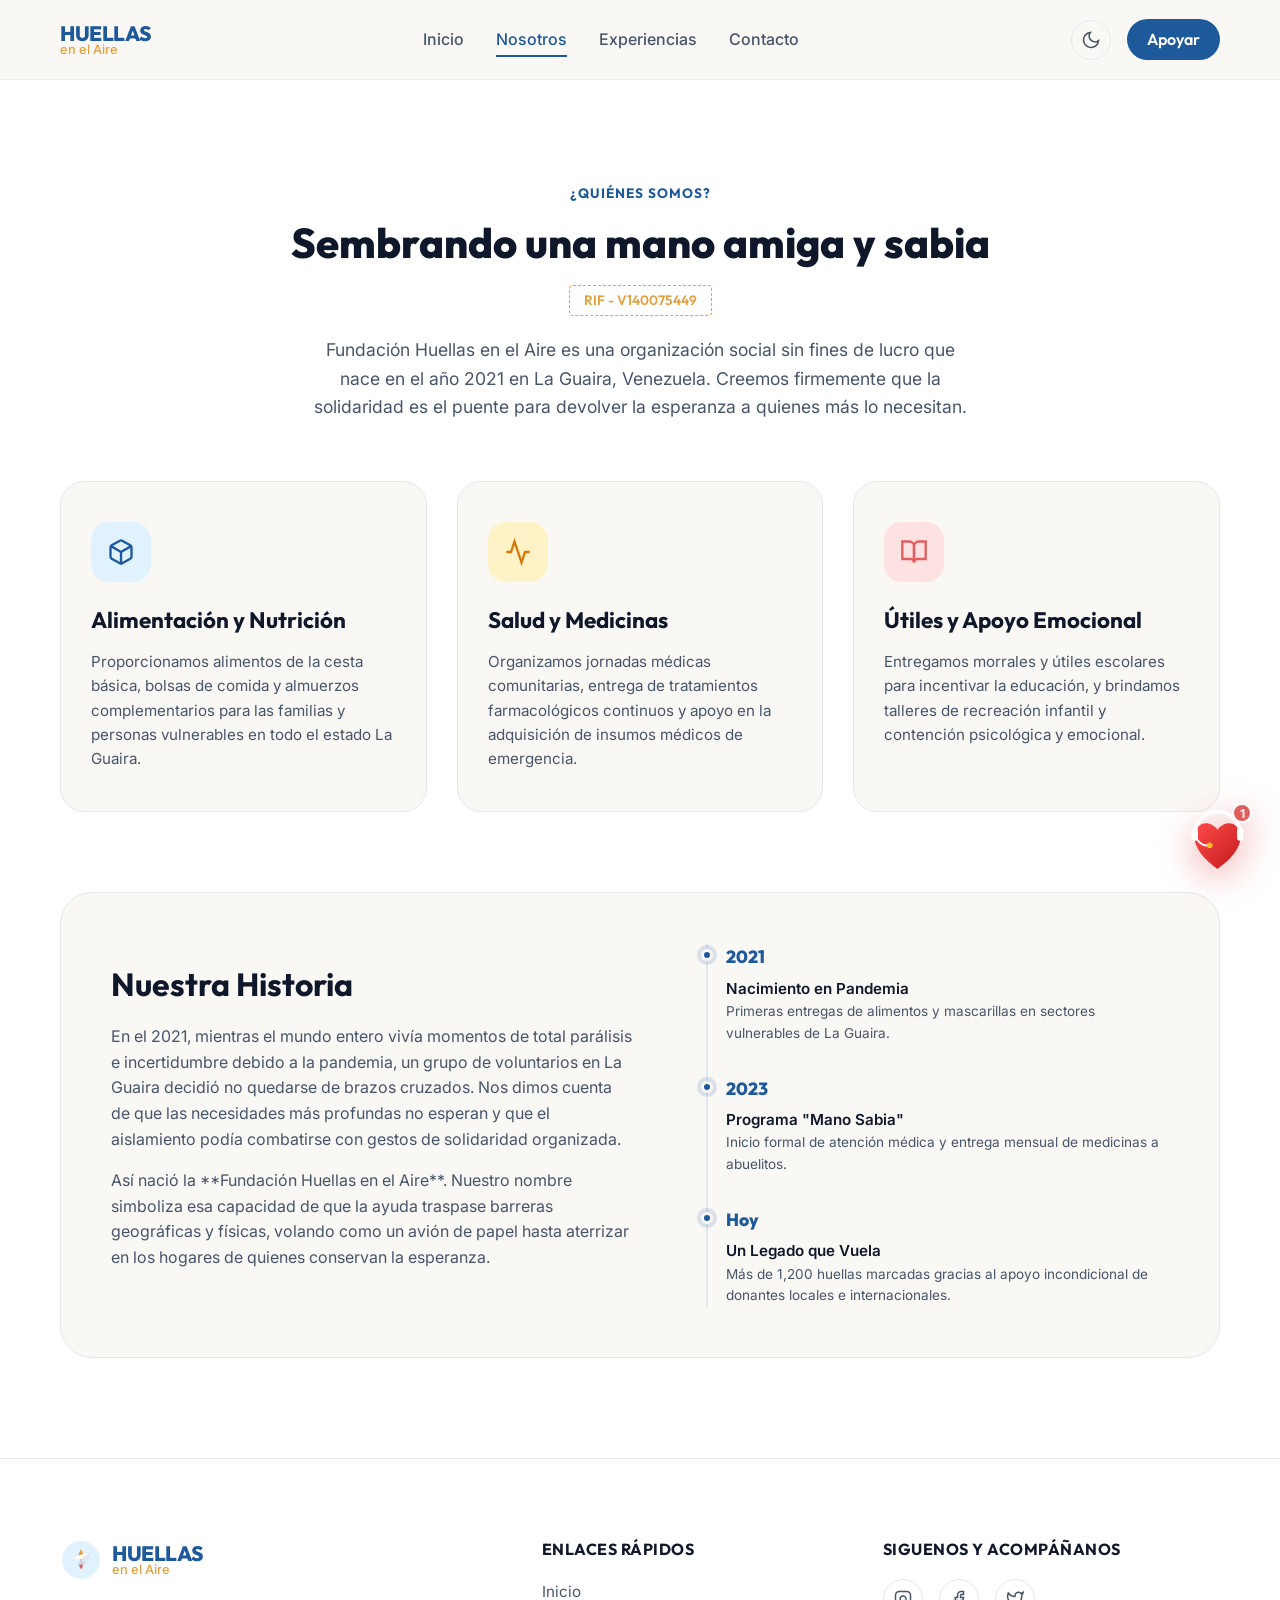
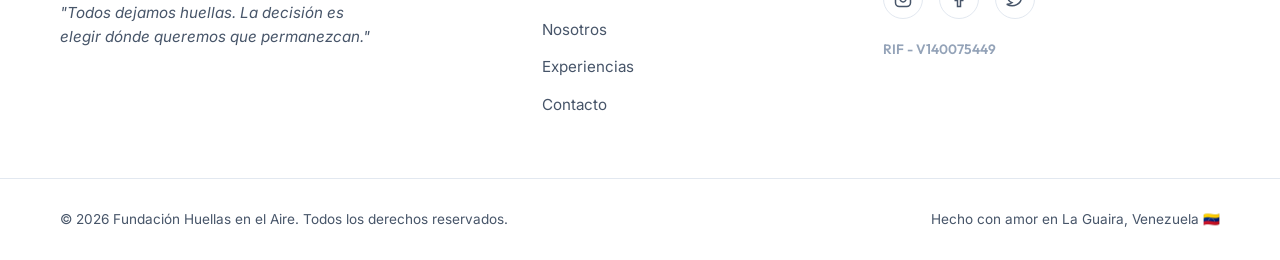
<file: nosotros.html>
<!DOCTYPE html>
<html lang="es" data-theme="light">
<head>
  <meta charset="UTF-8">
  <meta name="viewport" content="width=device-width, initial-scale=1.0">
  <title>Nosotros | Fundación Huellas en el Aire</title>
  
  <!-- Google Fonts -->
  <link rel="preconnect" href="https://fonts.googleapis.com">
  <link rel="preconnect" href="https://fonts.gstatic.com" crossorigin>
  <link href="https://fonts.googleapis.com/css2?family=Inter:wght@300;400;500;600&family=Outfit:wght@300;400;500;600;700;800&display=swap" rel="stylesheet">
  
  <!-- Estilos del Proyecto -->
  <link rel="stylesheet" href="index.css">
  
  <!-- Script de Inicialización de Tema -->
  <meta name="color-scheme" content="light dark">
  <script>
    (function() {
      let savedTheme = null;
      try {
        savedTheme = localStorage.getItem("theme");
      } catch (e) {}
      const systemPrefersDark = window.matchMedia("(prefers-color-scheme: dark)").matches;
      const theme = savedTheme || (systemPrefersDark ? "dark" : "light");
      document.documentElement.setAttribute("data-theme", theme);
    })();
  </script>
  
  <script src="index.js" defer></script>
</head>
<body>

  <!-- Barra de Navegación -->
  <header class="header">
    <div class="container header-container">
      <a href="index.html" class="logo-wrapper" aria-label="Volver al Inicio">
        <div class="logo-text">
          <span class="logo-title">HUELLAS</span>
          <span class="logo-subtitle">en el Aire</span>
        </div>
      </a>

      <nav class="nav-desktop" aria-label="Navegación principal">
        <ul class="nav-list">
          <li><a href="index.html" class="nav-link">Inicio</a></li>
          <li><a href="nosotros.html" class="nav-link active">Nosotros</a></li>
          <li><a href="experiencias.html" class="nav-link">Experiencias</a></li>
          <li><a href="contacto.html" class="nav-link">Contacto</a></li>
        </ul>
      </nav>

      <div class="nav-actions">
        <button id="theme-toggle" class="theme-toggle-btn" aria-label="Cambiar tema">
          <svg class="sun-icon" viewBox="0 0 24 24" fill="none" stroke="currentColor" stroke-width="2">
            <circle cx="12" cy="12" r="5"></circle>
            <line x1="12" y1="1" x2="12" y2="3"></line>
            <line x1="12" y1="21" x2="12" y2="23"></line>
            <line x1="4.22" y1="4.22" x2="5.64" y2="5.64"></line>
            <line x1="18.36" y1="18.36" x2="19.78" y2="19.78"></line>
            <line x1="1" y1="12" x2="3" y2="12"></line>
            <line x1="21" y1="12" x2="23" y2="12"></line>
            <line x1="4.22" y1="19.78" x2="5.64" y2="18.36"></line>
            <line x1="18.36" y1="5.64" x2="19.78" y2="4.22"></line>
          </svg>
          <svg class="moon-icon" viewBox="0 0 24 24" fill="none" stroke="currentColor" stroke-width="2">
            <path d="M21 12.79A9 9 0 1 1 11.21 3 7 7 0 0 0 21 12.79z"></path>
          </svg>
        </button>
        <a href="experiencias.html#donar" class="btn btn-primary btn-cta-nav">Apoyar</a>
        <button id="menu-toggle" class="menu-toggle-btn" aria-expanded="false" aria-controls="mobile-menu" aria-label="Abrir menú">
          <span class="hamburger-bar"></span>
          <span class="hamburger-bar"></span>
          <span class="hamburger-bar"></span>
        </button>
      </div>
    </div>
  </header>

  <!-- Menú Móvil -->
  <div id="mobile-menu" class="mobile-menu-drawer" aria-hidden="true">
    <div class="mobile-menu-content">
      <nav aria-label="Navegación móvil">
        <ul class="mobile-nav-list">
          <li><a href="index.html" class="mobile-nav-link">Inicio</a></li>
          <li><a href="nosotros.html" class="mobile-nav-link">Nosotros</a></li>
          <li><a href="experiencias.html" class="mobile-nav-link">Experiencias</a></li>
          <li><a href="contacto.html" class="mobile-nav-link">Contacto</a></li>
        </ul>
      </nav>
      <div class="mobile-menu-footer">
        <a href="experiencias.html#donar" class="btn btn-primary btn-full">Donar Ahora</a>
      </div>
    </div>
  </div>

  <main style="padding-top: var(--header-height);">
    <!-- Sección Nosotros -->
    <section class="section section-nosotros">
      <div class="container">
        <div class="section-header scroll-reveal">
          <span class="section-tag">¿Quiénes Somos?</span>
          <h1 class="section-title">Sembrando una mano amiga y sabia</h1>
          <div class="rif-badge">RIF - V140075449</div>
          <p class="section-description text-balance">
            Fundación Huellas en el Aire es una organización social sin fines de lucro que nace en el año 2021 en La Guaira, Venezuela. Creemos firmemente que la solidaridad es el puente para devolver la esperanza a quienes más lo necesitan.
          </p>
        </div>

        <!-- Pilares de Acción -->
        <div class="pillars-grid">
          <div class="pillar-card scroll-reveal">
            <div class="pillar-icon-wrapper blue-bg">
              <svg viewBox="0 0 24 24" fill="none" stroke="currentColor" stroke-width="2" class="pillar-icon">
                <path d="M21 16V8a2 2 0 0 0-1-1.73l-7-4a2 2 0 0 0-2 0l-7 4A2 2 0 0 0 3 8v8a2 2 0 0 0 1 1.73l7 4a2 2 0 0 0 2 0l7-4A2 2 0 0 0 21 16z"></path>
                <polyline points="3.27 6.96 12 12.01 20.73 6.96"></polyline>
                <line x1="12" y1="22.08" x2="12" y2="12"></line>
              </svg>
            </div>
            <h3>Alimentación y Nutrición</h3>
            <p>
              Proporcionamos alimentos de la cesta básica, bolsas de comida y almuerzos complementarios para las familias y personas vulnerables en todo el estado La Guaira.
            </p>
          </div>

          <div class="pillar-card scroll-reveal">
            <div class="pillar-icon-wrapper amber-bg">
              <svg viewBox="0 0 24 24" fill="none" stroke="currentColor" stroke-width="2" class="pillar-icon">
                <path d="M22 12h-4l-3 9L9 3l-3 9H2"></path>
              </svg>
            </div>
            <h3>Salud y Medicinas</h3>
            <p>
              Organizamos jornadas médicas comunitarias, entrega de tratamientos farmacológicos continuos y apoyo en la adquisición de insumos médicos de emergencia.
            </p>
          </div>

          <div class="pillar-card scroll-reveal">
            <div class="pillar-icon-wrapper coral-bg">
              <svg viewBox="0 0 24 24" fill="none" stroke="currentColor" stroke-width="2" class="pillar-icon">
                <path d="M2 3h6a4 4 0 0 1 4 4v14a3 3 0 0 0-3-3H2z"></path>
                <path d="M22 3h-6a4 4 0 0 0-4 4v14a3 3 0 0 1 3-3h7z"></path>
              </svg>
            </div>
            <h3>Útiles y Apoyo Emocional</h3>
            <p>
              Entregamos morrales y útiles escolares para incentivar la educación, y brindamos talleres de recreación infantil y contención psicológica y emocional.
            </p>
          </div>
        </div>

        <!-- Línea de Tiempo e Historia -->
        <div class="history-block scroll-reveal">
          <div class="history-content">
            <h3>Nuestra Historia</h3>
            <p>
              En el 2021, mientras el mundo entero vivía momentos de total parálisis e incertidumbre debido a la pandemia, un grupo de voluntarios en La Guaira decidió no quedarse de brazos cruzados. Nos dimos cuenta de que las necesidades más profundas no esperan y que el aislamiento podía combatirse con gestos de solidaridad organizada.
            </p>
            <p>
              Así nació la **Fundación Huellas en el Aire**. Nuestro nombre simboliza esa capacidad de que la ayuda traspase barreras geográficas y físicas, volando como un avión de papel hasta aterrizar en los hogares de quienes conservan la esperanza.
            </p>
          </div>
          
          <div class="timeline-visual">
            <div class="timeline-line"></div>
            
            <div class="timeline-item">
              <div class="timeline-dot"></div>
              <div class="timeline-date">2021</div>
              <div class="timeline-desc">
                <strong>Nacimiento en Pandemia</strong>
                <p>Primeras entregas de alimentos y mascarillas en sectores vulnerables de La Guaira.</p>
              </div>
            </div>
            
            <div class="timeline-item">
              <div class="timeline-dot"></div>
              <div class="timeline-date">2023</div>
              <div class="timeline-desc">
                <strong>Programa "Mano Sabia"</strong>
                <p>Inicio formal de atención médica y entrega mensual de medicinas a abuelitos.</p>
              </div>
            </div>
            
            <div class="timeline-item">
              <div class="timeline-dot"></div>
              <div class="timeline-date">Hoy</div>
              <div class="timeline-desc">
                <strong>Un Legado que Vuela</strong>
                <p>Más de 1,200 huellas marcadas gracias al apoyo incondicional de donantes locales e internacionales.</p>
              </div>
            </div>
          </div>
        </div>
      </div>
    </section>
  </main>

  <!-- Pie de Página -->
  <footer class="footer">
    <div class="container footer-container">
      <div class="footer-brand">
        <div class="logo-svg-fallback">
          <svg class="logo-svg-icon" viewBox="0 0 100 100" fill="none" xmlns="http://www.w3.org/2000/svg">
            <circle cx="50" cy="50" r="45" fill="var(--color-sky-light)" />
            <path d="M50 25 C50 25, 62 38, 50 52 C38 38, 50 25, 50 25 Z" fill="var(--color-accent-amber)" />
            <path d="M50 52 C50 52, 60 62, 50 72 C40 62, 50 52, 50 52 Z" fill="var(--color-accent-coral)" />
            <path d="M25 45 L75 30 L60 60 L50 48 L25 45 Z" fill="var(--color-text-primary)" opacity="0.15" />
            <path d="M25 45 L75 30 L50 48 L25 45 Z" fill="white" />
            <path d="M75 30 L60 60 L50 48 L75 30 Z" fill="#E2E8F0" />
            <path d="M50 48 L42 62 L60 60 L50 48 Z" fill="#CBD5E1" />
          </svg>
          <div class="logo-text">
            <span class="logo-title">HUELLAS</span>
            <span class="logo-subtitle">en el Aire</span>
          </div>
        </div>
        <p class="footer-motto">
          "Todos dejamos huellas. La decisión es elegir dónde queremos que permanezcan."
        </p>
      </div>

      <div class="footer-links">
        <h4>Enlaces Rápidos</h4>
        <ul>
          <li><a href="index.html">Inicio</a></li>
          <li><a href="nosotros.html">Nosotros</a></li>
          <li><a href="experiencias.html">Experiencias</a></li>
          <li><a href="contacto.html">Contacto</a></li>
        </ul>
      </div>

      <div class="footer-social">
        <h4>Siguenos y Acompáñanos</h4>
        <div class="social-icons">
          <a href="https://instagram.com" target="_blank" rel="noopener noreferrer" aria-label="Instagram" class="social-icon-link">
            <svg viewBox="0 0 24 24" fill="none" stroke="currentColor" stroke-width="2">
              <rect x="2" y="2" width="20" height="20" rx="5" ry="5"></rect>
              <path d="M16 11.37A4 4 0 1 1 12.63 8 4 4 0 0 1 16 11.37z"></path>
              <line x1="17.5" y1="6.5" x2="17.51" y2="6.5"></line>
            </svg>
          </a>
          <a href="https://facebook.com" target="_blank" rel="noopener noreferrer" aria-label="Facebook" class="social-icon-link">
            <svg viewBox="0 0 24 24" fill="none" stroke="currentColor" stroke-width="2">
              <path d="M18 2h-3a5 5 0 0 0-5 5v3H7v4h3v8h4v-8h3l1-4h-4V7a1 1 0 0 1 1-1h3z"></path>
            </svg>
          </a>
          <a href="https://twitter.com" target="_blank" rel="noopener noreferrer" aria-label="Twitter/X" class="social-icon-link">
            <svg viewBox="0 0 24 24" fill="none" stroke="currentColor" stroke-width="2">
              <path d="M23 3a10.9 10.9 0 0 1-3.14 1.53 4.48 4.48 0 0 0-7.86 3v1A10.66 10.66 0 0 1 3 4s-4 9 5 13a11.64 11.64 0 0 1-7 2c9 5 20 0 20-11.5a4.5 4.5 0 0 0-.08-.83A7.72 7.72 0 0 0 23 3z"></path>
            </svg>
          </a>
        </div>
        <p class="rif-footer">RIF - V140075449</p>
      </div>
    </div>
    
    <div class="footer-bottom">
      <div class="container footer-bottom-container">
        <p>&copy; 2026 Fundación Huellas en el Aire. Todos los derechos reservados.</p>
        <p>Hecho con amor en La Guaira, Venezuela 🇻🇪</p>
      </div>
    </div>
  </footer>

  <!-- Chatbot Flotante -->
  <div id="chatbot-widget" class="chatbot-widget collapsed">
    <!-- Botón burbuja (cuando está cerrado) -->
    <button id="chatbot-toggle" class="chatbot-toggle-btn" aria-label="Abrir chat de ayuda">
      <svg class="chat-toggle-svg" viewBox="0 0 100 100" xmlns="http://www.w3.org/2000/svg">
        <defs>
          <linearGradient id="chatHeartGrad" x1="0%" y1="0%" x2="100%" y2="100%">
            <stop offset="0%" stop-color="#FF4B4B" />
            <stop offset="100%" stop-color="#C21A1A" />
          </linearGradient>
        </defs>
        <!-- Corazón Rojo (Desplazado hacia abajo para dar espacio a las diademas) -->
        <path d="M 50,38 C 40,23 15,23 15,51 C 15,75 50,98 50,98 C 50,98 85,75 85,51 C 85,23 60,23 50,38 Z" fill="url(#chatHeartGrad)" />
        <!-- Diademas/Auriculares encima del corazón -->
        <path d="M 15,45 A 35,35 0 0,1 85,45" stroke="#FFFFFF" stroke-width="5.5" fill="none" stroke-linecap="round" />
        <!-- Almohadilla izquierda -->
        <rect x="10" y="35" width="10" height="20" rx="5" fill="#FFFFFF" />
        <!-- Almohadilla derecha -->
        <rect x="80" y="35" width="10" height="20" rx="5" fill="#FFFFFF" />
        <!-- Brazo del Micrófono -->
        <path d="M 15,45 Q 22,65 38,62" stroke="#FFFFFF" stroke-width="3" fill="none" stroke-linecap="round" />
        <!-- Punta del Micrófono -->
        <circle cx="38" cy="62" r="4.5" fill="#FBBF24" />
      </svg>
      <span class="chat-badge">1</span>
    </button>
    
    <!-- Ventana del Chat (cuando está abierto) -->
    <div class="chatbot-window">
      <div class="chatbot-header">
        <div class="chatbot-title">
          <span class="chatbot-avatar">✨</span>
          <div>
            <h4>Huellitas</h4>
            <span class="chatbot-status">En línea</span>
          </div>
        </div>
        <button id="chatbot-close" class="chatbot-close-btn" aria-label="Cerrar chat">&times;</button>
      </div>
      
      <div class="chatbot-body" id="chatbot-messages">
        <div class="chat-msg bot-msg">
          <p>¡Hola! 💛💙❤️ Bienvenido a la Fundación Huellas en el Aire. ¿Cómo te gustaría apoyar a nuestra comunidad hoy?</p>
        </div>
      </div>
      
      <div class="chatbot-footer" id="chatbot-options">
        <button class="chat-option-btn" data-reply="alimentos">Donar Alimentos/Medicinas 🍎</button>
        <button class="chat-option-btn" data-reply="utiles">Donar Útiles Escolares ✏️</button>
        <button class="chat-option-btn" data-reply="ropa">Donar Ropa 👕</button>
        <button class="chat-option-btn" data-reply="voluntario">Ser Voluntario 🙌</button>
        <button class="chat-option-btn" data-reply="contacto">Tengo otra duda ✉️</button>
      </div>
    </div>
  </div>

</body>
</html>
</file>
<file: index.css>
/* ==========================================================================
   FUNDACIÓN HUELLAS EN EL AIRE - HOJA DE ESTILOS PRINCIPAL
   ========================================================================== */

/* 1. CONFIGURACIÓN E IMPORTACIONES
   ========================================================================== */
:root {
  /* Fuentes */
  --font-heading: 'Outfit', -apple-system, BlinkMacSystemFont, "Segoe UI", Roboto, Helvetica, Arial, sans-serif;
  --font-body: 'Inter', -apple-system, BlinkMacSystemFont, "Segoe UI", Roboto, Helvetica, Arial, sans-serif;

  /* Tema Claro (Por Defecto) */
  --color-bg-primary: #FAF8F5; /* Crema suave del logo original */
  --color-bg-secondary: #FFFFFF;
  --color-bg-tertiary: #F1ECE4;
  --color-text-primary: #0F172A; /* Slate 900 */
  --color-text-secondary: #475569; /* Slate 600 */
  --color-text-muted: #94A3B8;
  
  /* Colores de Identidad (Inspirados en el logotipo) */
  --color-primary: #1D599B; /* Azul institucional */
  --color-primary-hover: #16467A;
  --color-primary-rgb: 29, 89, 155;
  --color-sky-light: #E0F2FE; /* Fondo del círculo de niños */
  --color-accent-amber: #E2A03F; /* Dorado/Marrón cálido del corazón */
  --color-accent-coral: #E15E5E; /* Coral de la niña */
  --color-accent-green: #22C55E; /* Verde del texto */

  /* Componentes */
  --header-bg: rgba(250, 248, 245, 0.85);
  --header-border: rgba(15, 23, 42, 0.06);
  --card-bg: #FFFFFF;
  --card-shadow: 0 10px 30px -10px rgba(0, 0, 0, 0.05), 0 1px 3px rgba(0, 0, 0, 0.02);
  --card-hover-shadow: 0 20px 40px -15px rgba(29, 89, 155, 0.12);
  --border-color: #E2E8F0;
  --input-bg: #FFFFFF;
  --input-focus-border: var(--color-primary);
  
  /* Animaciones y Transiciones */
  --transition-fast: 0.2s cubic-bezier(0.4, 0, 0.2, 1);
  --transition-normal: 0.3s cubic-bezier(0.4, 0, 0.2, 1);
  --transition-slow: 0.6s cubic-bezier(0.4, 0, 0.2, 1);
  
  /* Márgenes y Medidas */
  --header-height: 80px;
  --container-max-width: 1200px;
  color-scheme: light;
}

/* Variables de Modo Oscuro */
[data-theme="dark"] {
  --color-bg-primary: #0B0F19; /* Gris oscuro profundo */
  --color-bg-secondary: #121B2E;
  --color-bg-tertiary: #1A2436;
  --color-text-primary: #F8FAFC;
  --color-text-secondary: #94A3B8;
  --color-text-muted: #64748B;
  
  --color-primary: #3B82F6; /* Azul más luminoso */
  --color-primary-hover: #60A5FA;
  --color-primary-rgb: 59, 130, 246;
  --color-sky-light: #1E293B;
  --color-accent-amber: #FBBF24;
  --color-accent-coral: #F87171;
  --color-accent-green: #4ADE80;

  --header-bg: rgba(11, 15, 25, 0.85);
  --header-border: rgba(255, 255, 255, 0.05);
  --card-bg: #121B2E;
  --card-shadow: 0 10px 30px -10px rgba(0, 0, 0, 0.3);
  --card-hover-shadow: 0 20px 40px -15px rgba(59, 130, 246, 0.2);
  --border-color: #1E293B;
  --input-bg: #1A2436;
  --input-focus-border: var(--color-primary);
  color-scheme: dark;
}

/* 2. RESET Y ESTILOS BASE
   ========================================================================== */
*, *::before, *::after {
  box-sizing: border-box;
  margin: 0;
  padding: 0;
}

html {
  scroll-behavior: smooth;
  scroll-padding-top: var(--header-height);
  font-size: 16px;
  -webkit-text-size-adjust: 100%;
  scrollbar-width: thin;
  scrollbar-color: var(--color-text-muted) var(--color-bg-tertiary);
}

body {
  font-family: var(--font-body);
  background-color: var(--color-bg-primary);
  color: var(--color-text-primary);
  line-height: 1.6;
  overflow-x: hidden;
  transition: background-color var(--transition-normal), color var(--transition-normal);
}

img, svg {
  display: block;
  max-width: 100%;
  height: auto;
}

a {
  color: inherit;
  text-decoration: none;
  transition: color var(--transition-fast);
}

button, input, select, textarea {
  font-family: inherit;
  font-size: inherit;
  color: inherit;
  background: none;
  border: none;
  outline: none;
}

button {
  cursor: pointer;
}

/* Tipografía */
h1, h2, h3, h4, h5, h6 {
  font-family: var(--font-heading);
  font-weight: 700;
  line-height: 1.25;
  color: var(--color-text-primary);
}

/* Utilidades de Diseño */
.container {
  width: 100%;
  max-width: var(--container-max-width);
  margin-left: auto;
  margin-right: auto;
  padding-left: 20px;
  padding-right: 20px;
}

.text-balance {
  text-wrap: balance;
}

.text-gradient {
  background: linear-gradient(135deg, var(--color-primary), var(--color-accent-amber));
  -webkit-background-clip: text;
  -webkit-text-fill-color: transparent;
  background-clip: text;
}

.section {
  padding: 100px 0;
}

@media (max-width: 768px) {
  .section {
    padding: 60px 0;
  }
}

/* Scrollbar Personalizado */

::-webkit-scrollbar {
  width: 8px;
  height: 8px;
}

::-webkit-scrollbar-track {
  background: var(--color-bg-primary);
}

::-webkit-scrollbar-thumb {
  background: var(--color-text-muted);
  border-radius: 4px;
}

::-webkit-scrollbar-thumb:hover {
  background: var(--color-text-secondary);
}

/* 3. BOTONES
   ========================================================================== */
.btn {
  display: inline-flex;
  align-items: center;
  justify-content: center;
  padding: 12px 28px;
  font-family: var(--font-heading);
  font-weight: 600;
  border-radius: 9999px;
  transition: background-color var(--transition-fast), transform var(--transition-fast), box-shadow var(--transition-fast);
}

.btn-primary {
  background-color: var(--color-primary);
  color: #FFFFFF;
}

.btn-primary:hover {
  background-color: var(--color-primary-hover);
  box-shadow: 0 8px 20px rgba(var(--color-primary-rgb), 0.25);
  transform: translateY(-2px);
}

.btn-primary:active {
  transform: translateY(0);
}

.btn-secondary {
  background-color: var(--color-sky-light);
  color: var(--color-primary);
  border: 1px solid rgba(var(--color-primary-rgb), 0.1);
}

.btn-secondary:hover {
  background-color: rgba(var(--color-primary-rgb), 0.08);
  transform: translateY(-2px);
}

.btn-secondary:active {
  transform: translateY(0);
}

.btn-large {
  padding: 16px 36px;
  font-size: 1.1rem;
}

.btn-full {
  width: 100%;
}

/* 4. CABECERA Y NAVEGACIÓN
   ========================================================================== */
.header {
  position: fixed;
  top: 0;
  left: 0;
  width: 100%;
  height: var(--header-height);
  background-color: var(--header-bg);
  border-bottom: 1px solid var(--header-border);
  backdrop-filter: blur(12px);
  -webkit-backdrop-filter: blur(12px);
  z-index: 100;
  transition: background-color var(--transition-normal), border-color var(--transition-normal);
}

.header-container {
  display: flex;
  align-items: center;
  justify-content: space-between;
  height: 100%;
}

/* Logotipo */
.logo-wrapper {
  display: flex;
  align-items: center;
  gap: 12px;
}

.logo-img {
  height: 50px;
  width: auto;
}

.logo-svg-fallback {
  display: flex;
  align-items: center;
  gap: 10px;
}

.logo-svg-icon {
  width: 42px;
  height: 42px;
}

.logo-text {
  display: flex;
  flex-direction: column;
}

.logo-title {
  font-family: var(--font-heading);
  font-weight: 800;
  font-size: 1.3rem;
  line-height: 1;
  letter-spacing: -0.5px;
  color: var(--color-primary);
}

.logo-subtitle {
  font-size: 0.8rem;
  font-weight: 500;
  line-height: 1;
  color: var(--color-accent-amber);
}

/* Enlaces Escritorio */
.nav-desktop {
  display: block;
}

@media (max-width: 992px) {
  .nav-desktop {
    display: none;
  }
}

.nav-list {
  display: flex;
  list-style: none;
  gap: 32px;
}

.nav-link {
  font-weight: 500;
  color: var(--color-text-secondary);
  position: relative;
  padding: 8px 0;
}

.nav-link:hover, .nav-link.active {
  color: var(--color-primary);
}

.nav-link::after {
  content: '';
  position: absolute;
  bottom: 0;
  left: 0;
  width: 100%;
  height: 2px;
  background-color: var(--color-primary);
  transform: scaleX(0);
  transform-origin: right;
  transition: transform var(--transition-fast);
}

.nav-link:hover::after, .nav-link.active::after {
  transform: scaleX(1);
  transform-origin: left;
}

/* Acciones */
.nav-actions {
  display: flex;
  align-items: center;
  gap: 16px;
}

.btn-cta-nav {
  padding: 8px 20px;
}

@media (max-width: 992px) {
  .btn-cta-nav {
    display: none;
  }
}

/* Botón Cambiador de Tema */
.theme-toggle-btn {
  width: 40px;
  height: 40px;
  border-radius: 50%;
  display: flex;
  align-items: center;
  justify-content: center;
  color: var(--color-text-secondary);
  border: 1px solid var(--border-color);
  transition: background-color var(--transition-fast), color var(--transition-fast);
}

.theme-toggle-btn svg {
  width: 20px;
  height: 20px;
  pointer-events: none;
}

.theme-toggle-btn:hover {
  background-color: var(--color-sky-light);
  color: var(--color-primary);
}

.sun-icon {
  display: none;
}

.moon-icon {
  display: block;
}

[data-theme="dark"] .sun-icon {
  display: block;
}

[data-theme="dark"] .moon-icon {
  display: none;
}

/* Botón Hamburguesa */
.menu-toggle-btn {
  display: none;
  flex-direction: column;
  justify-content: space-between;
  width: 30px;
  height: 20px;
  z-index: 102;
}

@media (max-width: 992px) {
  .menu-toggle-btn {
    display: flex;
  }
}

.hamburger-bar {
  display: block;
  width: 100%;
  height: 3px;
  background-color: var(--color-text-primary);
  border-radius: 9px;
  transition: transform var(--transition-normal), opacity var(--transition-normal);
}

.menu-toggle-btn[aria-expanded="true"] .hamburger-bar:nth-child(1) {
  transform: translateY(8px) rotate(45deg);
}

.menu-toggle-btn[aria-expanded="true"] .hamburger-bar:nth-child(2) {
  opacity: 0;
}

.menu-toggle-btn[aria-expanded="true"] .hamburger-bar:nth-child(3) {
  transform: translateY(-9px) rotate(-45deg);
}

/* Menú Móvil (Drawer) */
.mobile-menu-drawer {
  position: fixed;
  top: 0;
  right: 0;
  width: 100%;
  height: 100vh;
  background-color: var(--color-bg-primary);
  z-index: 99;
  transform: translateX(100%);
  transition: transform var(--transition-normal);
  padding-top: calc(var(--header-height) + 20px);
}

.mobile-menu-drawer.open {
  transform: translateX(0);
}

.mobile-menu-content {
  display: flex;
  flex-direction: column;
  justify-content: space-between;
  height: calc(100% - var(--header-height));
  padding: 40px;
}

.mobile-nav-list {
  display: flex;
  flex-direction: column;
  list-style: none;
  gap: 24px;
}

.mobile-nav-link {
  font-family: var(--font-heading);
  font-size: 1.8rem;
  font-weight: 700;
  color: var(--color-text-primary);
}

.mobile-nav-link:hover {
  color: var(--color-primary);
}

.mobile-menu-footer {
  margin-top: auto;
}

/* 5. SECCIÓN INICIO (HERO)
   ========================================================================== */
.hero-section {
  min-height: 100vh;
  display: flex;
  align-items: center;
  position: relative;
  overflow: hidden;
  padding-top: calc(var(--header-height) + 40px);
  padding-bottom: 80px;
}

.hero-shapes .shape {
  position: absolute;
  border-radius: 50%;
  filter: blur(100px);
  z-index: 0;
  opacity: 0.15;
}

[data-theme="dark"] .hero-shapes .shape {
  opacity: 0.08;
}

.shape-1 {
  width: 400px;
  height: 400px;
  background-color: var(--color-primary);
  top: -100px;
  right: -100px;
}

.shape-2 {
  width: 350px;
  height: 350px;
  background-color: var(--color-accent-amber);
  bottom: -50px;
  left: -50px;
}

/* Animación de Aviones Flotantes */
.floating-planes {
  position: absolute;
  width: 100%;
  height: 100%;
  top: 0;
  left: 0;
  pointer-events: none;
  z-index: 1;
}

.floating-plane {
  position: absolute;
  color: var(--color-primary);
  opacity: 0.15;
}

[data-theme="dark"] .floating-plane {
  opacity: 0.25;
}

.plane-1 {
  top: 20%;
  left: 10%;
  width: 40px;
  height: 40px;
  animation: float-plane-1 15s linear infinite;
}

.plane-2 {
  bottom: 30%;
  right: 15%;
  width: 30px;
  height: 30px;
  animation: float-plane-2 18s linear infinite;
}

@keyframes float-plane-1 {
  0% { transform: translate(0, 0) rotate(15deg); }
  50% { transform: translate(100px, -50px) rotate(20deg); }
  100% { transform: translate(0, 0) rotate(15deg); }
}

@keyframes float-plane-2 {
  0% { transform: translate(0, 0) rotate(-10deg); }
  50% { transform: translate(-80px, 40px) rotate(-5deg); }
  100% { transform: translate(0, 0) rotate(-10deg); }
}

.hero-container {
  display: grid;
  grid-template-columns: 1.2fr 1fr;
  align-items: center;
  gap: 60px;
  z-index: 2;
}

@media (max-width: 992px) {
  .hero-container {
    grid-template-columns: 1fr;
    text-align: center;
    gap: 40px;
  }
}

.badge-venezuela {
  display: inline-flex;
  align-items: center;
  gap: 8px;
  background-color: var(--color-sky-light);
  padding: 6px 16px;
  border-radius: 9999px;
  font-size: 0.85rem;
  font-weight: 600;
  margin-bottom: 24px;
}

@media (max-width: 992px) {
  .badge-venezuela {
    margin-left: auto;
    margin-right: auto;
  }
}

/* Bandera venezolana en miniatura */
.flag-stripe {
  width: 8px;
  height: 12px;
  display: inline-block;
  border-radius: 1px;
}

.flag-stripe.yellow { background-color: #F8E71C; }
.flag-stripe.blue { background-color: #002366; }
.flag-stripe.red { background-color: #DA291C; }

.hero-title {
  font-size: 3.5rem;
  font-weight: 800;
  letter-spacing: -1px;
  margin-bottom: 20px;
}

@media (max-width: 576px) {
  .hero-title {
    font-size: 2.5rem;
  }
}

.hero-subtitle {
  font-family: var(--font-heading);
  font-size: 1.3rem;
  font-weight: 500;
  color: var(--color-accent-amber);
  margin-bottom: 20px;
}

.hero-text {
  font-size: 1.1rem;
  color: var(--color-text-secondary);
  margin-bottom: 40px;
}

.hero-actions {
  display: flex;
  gap: 16px;
}

@media (max-width: 992px) {
  .hero-actions {
    justify-content: center;
  }
}

@media (max-width: 480px) {
  .hero-actions {
    flex-direction: column;
  }
}

/* Ilustración de Hero */
.hero-illustration-wrapper {
  display: flex;
  justify-content: center;
  align-items: center;
  position: relative;
}

.hero-card-illustration {
  position: relative;
  width: 100%;
  max-width: 400px;
  aspect-ratio: 1;
  display: flex;
  align-items: center;
  justify-content: center;
}

.circle-bg {
  position: absolute;
  width: 80%;
  height: 80%;
  border-radius: 50%;
  background-color: var(--color-sky-light);
  z-index: 0;
  animation: pulse-slow 8s ease-in-out infinite;
}

@keyframes pulse-slow {
  0%, 100% { transform: scale(1); }
  50% { transform: scale(1.05); }
}

.heart-text-container {
  position: relative;
  width: 320px;
  height: 320px;
  display: flex;
  align-items: center;
  justify-content: center;
  z-index: 2;
}

.heart-pulse-wrapper {
  width: 130px;
  height: 130px;
  position: absolute;
  z-index: 3;
  animation: heart-pulse 2.5s ease-in-out infinite;
}

@keyframes heart-pulse {
  0%, 100% { transform: scale(1); }
  50% { transform: scale(1.12); }
}

.hero-heart-svg {
  width: 100%;
  height: 100%;
}

.circular-text-wrapper {
  position: absolute;
  width: 320px;
  height: 320px;
  z-index: 2;
  pointer-events: none;
  animation: rotate-circle 25s linear infinite;
}

.circular-text-svg {
  width: 100%;
  height: 100%;
}

.circular-text-path {
  font-family: var(--font-heading);
  font-size: 10.5px;
  font-weight: 700;
  letter-spacing: 2px;
  fill: var(--color-text-primary);
  text-transform: uppercase;
  opacity: 0.85;
}

[data-theme="dark"] .circular-text-path {
  fill: var(--color-text-primary);
}

@keyframes rotate-circle {
  0% { transform: rotate(0deg); }
  100% { transform: rotate(360deg); }
}

.floating-heart, .floating-heart-yellow, .floating-heart-blue {
  position: absolute;
  font-size: 1.5rem;
  animation: float-heart 4s ease-in-out infinite;
}

.floating-heart {
  top: 15%;
  left: 20%;
  animation-delay: 0s;
}

.floating-heart-yellow {
  bottom: 20%;
  left: 15%;
  animation-delay: 1.5s;
}

.floating-heart-blue {
  top: 30%;
  right: 15%;
  animation-delay: 0.7s;
}

@keyframes float-heart {
  0%, 100% { transform: translateY(0) scale(1); opacity: 0.8; }
  50% { transform: translateY(-15px) scale(1.2); opacity: 1; }
}

/* Tarjetas flotantes de personajes */
.character-card {
  position: absolute;
  background-color: var(--card-bg);
  box-shadow: var(--card-shadow);
  border: 1px solid var(--border-color);
  padding: 12px 20px;
  border-radius: 16px;
  display: flex;
  align-items: center;
  gap: 12px;
  z-index: 3;
  width: max-content;
}

.char-kids {
  top: 10%;
  right: -5%;
  animation: float-card-kids 5s ease-in-out infinite;
}

.char-grandma {
  bottom: 10%;
  right: -2%;
  animation: float-card-grandma 6s ease-in-out infinite;
  animation-delay: 1s;
}

@keyframes float-card-kids {
  0%, 100% { transform: translate(0, 0); }
  50% { transform: translate(-10px, -8px); }
}

@keyframes float-card-grandma {
  0%, 100% { transform: translate(0, 0); }
  50% { transform: translate(8px, -10px); }
}

.char-icon {
  font-size: 1.5rem;
}

.char-info h4 {
  font-size: 0.95rem;
  font-weight: 700;
}

.char-info p {
  font-size: 0.75rem;
  color: var(--color-text-secondary);
}

/* 6. SECCIÓN NOSOTROS
   ========================================================================== */
.section-nosotros {
  background-color: var(--color-bg-secondary);
}

.section-header {
  text-align: center;
  max-width: 700px;
  margin-left: auto;
  margin-right: auto;
  margin-bottom: 60px;
}

.section-tag {
  display: inline-block;
  font-family: var(--font-heading);
  font-weight: 700;
  text-transform: uppercase;
  letter-spacing: 1px;
  font-size: 0.85rem;
  color: var(--color-primary);
  margin-bottom: 12px;
}

.section-title {
  font-size: 2.6rem;
  font-weight: 800;
  margin-bottom: 16px;
}

.rif-badge {
  display: inline-block;
  border: 1px dashed var(--color-accent-amber);
  color: var(--color-accent-amber);
  font-family: var(--font-heading);
  font-weight: 600;
  padding: 4px 14px;
  border-radius: 4px;
  font-size: 0.85rem;
  margin-bottom: 20px;
}

.section-description {
  color: var(--color-text-secondary);
  font-size: 1.1rem;
}

/* Grid de Pilares */
.pillars-grid {
  display: grid;
  grid-template-columns: repeat(3, 1fr);
  gap: 30px;
  margin-bottom: 80px;
}

@media (max-width: 992px) {
  .pillars-grid {
    grid-template-columns: 1fr;
  }
}

.pillar-card {
  background-color: var(--color-bg-primary);
  border: 1px solid var(--border-color);
  padding: 40px 30px;
  border-radius: 24px;
  transition: transform var(--transition-normal), box-shadow var(--transition-normal);
}

.pillar-card:hover {
  transform: translateY(-8px);
  box-shadow: var(--card-hover-shadow);
  border-color: rgba(var(--color-primary-rgb), 0.15);
}

.pillar-icon-wrapper {
  width: 60px;
  height: 60px;
  border-radius: 18px;
  display: flex;
  align-items: center;
  justify-content: center;
  margin-bottom: 24px;
}

.pillar-icon-wrapper.blue-bg { background-color: var(--color-sky-light); color: var(--color-primary); }
.pillar-icon-wrapper.amber-bg { background-color: #FEF3C7; color: #D97706; }
.pillar-icon-wrapper.coral-bg { background-color: #FEE2E2; color: var(--color-accent-coral); }

.pillar-icon {
  width: 28px;
  height: 28px;
}

.pillar-card h3 {
  font-size: 1.4rem;
  margin-bottom: 16px;
}

.pillar-card p {
  color: var(--color-text-secondary);
  font-size: 0.95rem;
}

/* Bloque Histórico */
.history-block {
  display: grid;
  grid-template-columns: 1.1fr 1fr;
  gap: 60px;
  background-color: var(--color-bg-primary);
  border: 1px solid var(--border-color);
  border-radius: 32px;
  padding: 50px;
  align-items: center;
}

@media (max-width: 992px) {
  .history-block {
    grid-template-columns: 1fr;
    padding: 30px;
    gap: 40px;
  }
}

.history-content h3 {
  font-size: 2rem;
  margin-bottom: 20px;
}

.history-content p {
  color: var(--color-text-secondary);
  margin-bottom: 16px;
}

/* Línea de tiempo visual */
.timeline-visual {
  position: relative;
  padding-left: 32px;
}

.timeline-line {
  position: absolute;
  top: 0;
  left: 12px;
  width: 2px;
  height: 100%;
  background-color: var(--border-color);
}

.timeline-item {
  position: relative;
  margin-bottom: 30px;
}

.timeline-item:last-child {
  margin-bottom: 0;
}

.timeline-dot {
  position: absolute;
  top: 6px;
  left: -25px;
  width: 12px;
  height: 12px;
  border-radius: 50%;
  background-color: var(--color-primary);
  border: 3px solid var(--color-bg-primary);
  box-shadow: 0 0 0 4px rgba(var(--color-primary-rgb), 0.15);
}

.timeline-date {
  font-family: var(--font-heading);
  font-weight: 800;
  font-size: 1.1rem;
  color: var(--color-primary);
  margin-bottom: 4px;
}

.timeline-desc strong {
  font-weight: 600;
  font-size: 0.95rem;
}

.timeline-desc p {
  font-size: 0.85rem;
  color: var(--color-text-secondary);
}

/* 7. SECCIÓN DONACIONES
   ========================================================================== */
.section-donaciones {
  background-color: var(--color-bg-primary);
}

.donations-grid {
  display: grid;
  grid-template-columns: 1fr 1fr;
  gap: 40px;
  align-items: start;
}

@media (max-width: 992px) {
  .donations-grid {
    grid-template-columns: 1fr;
  }
}

.donation-card, .bank-card {
  background-color: var(--card-bg);
  border: 1px solid var(--border-color);
  box-shadow: var(--card-shadow);
  border-radius: 32px;
  padding: 50px;
  height: 100%;
}

@media (max-width: 576px) {
  .donation-card, .bank-card {
    padding: 30px 20px;
  }
}

.donation-card h2, .bank-card h3 {
  font-size: 2.2rem;
  margin-bottom: 16px;
}

.donation-card-intro, .bank-card-desc {
  color: var(--color-text-secondary);
  margin-bottom: 30px;
}

/* Selector de donación */
.donation-selector {
  display: grid;
  grid-template-columns: repeat(4, 1fr);
  gap: 12px;
  margin-bottom: 24px;
}

@media (max-width: 480px) {
  .donation-selector {
    grid-template-columns: 1fr 1fr;
  }
}

.donation-btn {
  background-color: var(--color-bg-primary);
  border: 1px solid var(--border-color);
  padding: 14px 8px;
  border-radius: 16px;
  font-family: var(--font-heading);
  font-weight: 700;
  font-size: 1.1rem;
  color: var(--color-text-primary);
  transition: all var(--transition-fast);
}

.donation-btn:hover {
  border-color: var(--color-primary);
  color: var(--color-primary);
}

.donation-btn.active {
  background-color: var(--color-primary);
  border-color: var(--color-primary);
  color: #FFFFFF;
}

/* Caja de Impacto */
.impact-box {
  background-color: var(--color-sky-light);
  border-radius: 20px;
  padding: 24px;
  margin-bottom: 30px;
  display: flex;
  gap: 16px;
  align-items: flex-start;
  border: 1px dashed rgba(var(--color-primary-rgb), 0.15);
}

.impact-icon {
  font-size: 1.5rem;
  line-height: 1;
}

.impact-text {
  font-size: 0.95rem;
  color: var(--color-primary);
  font-weight: 500;
}

[data-theme="dark"] .impact-text {
  color: var(--color-text-primary);
}

/* Input Personalizado */
.custom-amount-input-wrapper {
  margin-bottom: 30px;
}

.custom-amount-input-wrapper label {
  display: block;
  font-size: 0.85rem;
  font-weight: 600;
  margin-bottom: 8px;
  color: var(--color-text-secondary);
}

.input-currency-wrapper {
  position: relative;
  display: flex;
  align-items: center;
}

.currency-symbol {
  position: absolute;
  left: 20px;
  font-family: var(--font-heading);
  font-weight: 700;
  font-size: 1.1rem;
  color: var(--color-text-secondary);
}

.input-currency-wrapper .form-input {
  padding-left: 40px;
}

/* Pago Móvil y Bancos */
.badge-local-currency {
  display: inline-block;
  background-color: #FEF3C7;
  color: #D97706;
  font-size: 0.8rem;
  font-weight: 700;
  padding: 4px 12px;
  border-radius: 9999px;
  margin-bottom: 20px;
}

.bank-details-list {
  display: flex;
  flex-direction: column;
  gap: 20px;
  margin-bottom: 40px;
}

.bank-detail-item {
  border-bottom: 1px solid var(--border-color);
  padding-bottom: 12px;
}

.bank-detail-item:last-child {
  border-bottom: none;
  padding-bottom: 0;
}

.detail-label {
  font-size: 0.8rem;
  color: var(--color-text-muted);
  margin-bottom: 4px;
}

.detail-value-wrapper {
  display: flex;
  justify-content: space-between;
  align-items: center;
  gap: 12px;
}

.detail-value {
  font-family: var(--font-heading);
  font-weight: 700;
  font-size: 1.1rem;
}

.font-mono {
  font-family: monospace, Courier, sans-serif;
  letter-spacing: 0.5px;
}

.btn-copy {
  display: inline-flex;
  align-items: center;
  background-color: var(--color-bg-primary);
  border: 1px solid var(--border-color);
  padding: 6px 14px;
  border-radius: 8px;
  font-size: 0.8rem;
  font-weight: 600;
  position: relative;
  overflow: hidden;
}

.btn-copy:hover {
  background-color: var(--color-sky-light);
  color: var(--color-primary);
  border-color: rgba(var(--color-primary-rgb), 0.15);
}

.copied-indicator {
  display: none;
  color: var(--color-accent-green);
}

.btn-copy.copied .copy-text {
  display: none;
}

.btn-copy.copied .copied-indicator {
  display: inline;
}

.bank-footer {
  background-color: var(--color-bg-primary);
  border-radius: 16px;
  padding: 16px;
  border: 1px solid var(--border-color);
}

.bank-footer p {
  font-size: 0.8rem;
  color: var(--color-text-secondary);
}

/* 8. SECCIÓN CONTACTO Y FORMULARIOS
   ========================================================================== */
.section-contacto {
  background-color: var(--color-bg-secondary);
}

.contacto-grid {
  display: grid;
  grid-template-columns: 1fr 1.2fr;
  gap: 60px;
  align-items: center;
}

@media (max-width: 992px) {
  .contacto-grid {
    grid-template-columns: 1fr;
    gap: 40px;
  }
}

.contacto-info h2 {
  font-size: 2.2rem;
  margin-bottom: 20px;
}

.contacto-info p {
  color: var(--color-text-secondary);
  margin-bottom: 40px;
}

.contact-details {
  display: flex;
  flex-direction: column;
  gap: 28px;
  margin-bottom: 40px;
}

.contact-detail-row {
  display: flex;
  gap: 20px;
  align-items: flex-start;
}

.contact-icon-bubble {
  width: 50px;
  height: 50px;
  border-radius: 50%;
  background-color: var(--color-bg-primary);
  border: 1px solid var(--border-color);
  display: flex;
  align-items: center;
  justify-content: center;
  font-size: 1.2rem;
}

.contact-detail-row h4 {
  font-size: 0.95rem;
  font-weight: 700;
  margin-bottom: 2px;
}

.contact-detail-row p {
  font-size: 0.9rem;
  color: var(--color-text-secondary);
  margin-bottom: 0;
}

/* Mapa Simulado */
.contact-map-sim {
  background-color: var(--color-bg-primary);
  border: 1px solid var(--border-color);
  border-radius: 20px;
  padding: 24px;
  display: flex;
  align-items: center;
  gap: 16px;
  position: relative;
  overflow: hidden;
}

.map-circle {
  width: 40px;
  height: 40px;
  border-radius: 50%;
  background-color: var(--color-sky-light);
  border: 3px solid var(--color-primary);
  position: relative;
}

.map-circle::after {
  content: '';
  position: absolute;
  top: 50%;
  left: 50%;
  width: 12px;
  height: 12px;
  border-radius: 50%;
  background-color: var(--color-accent-coral);
  transform: translate(-50%, -50%);
  animation: pulse-slow 2s infinite;
}

.contact-map-sim span {
  font-weight: 600;
  font-size: 0.9rem;
}

/* Formulario */
.contacto-form-wrapper {
  background-color: var(--color-bg-primary);
  border: 1px solid var(--border-color);
  padding: 40px;
  border-radius: 28px;
}

@media (max-width: 576px) {
  .contacto-form-wrapper {
    padding: 24px 16px;
  }
}

.form-group {
  margin-bottom: 24px;
  position: relative;
}

.form-group label {
  display: block;
  font-size: 0.85rem;
  font-weight: 600;
  margin-bottom: 8px;
  color: var(--color-text-secondary);
}

.form-input {
  width: 100%;
  background-color: var(--input-bg);
  border: 1px solid var(--border-color);
  padding: 14px 20px;
  border-radius: 12px;
  color: var(--color-text-primary);
  transition: border-color var(--transition-fast), box-shadow var(--transition-fast);
}

.form-input:focus {
  border-color: var(--input-focus-border);
  box-shadow: 0 0 0 3px rgba(var(--color-primary-rgb), 0.1);
}

.form-textarea {
  resize: vertical;
}

/* Validaciones Visuales */
.form-error {
  display: none;
  font-size: 0.75rem;
  color: var(--color-accent-coral);
  margin-top: 4px;
}

/* Soporte de feedback nativo con :user-valid e :user-invalid */
.form-input:user-invalid {
  border-color: var(--color-accent-coral);
}

.form-input:user-invalid ~ .form-error {
  display: block;
}

/* Spinner de Envió */
.btn-submit {
  position: relative;
  gap: 10px;
}

.spinner {
  width: 20px;
  height: 20px;
  border: 3px solid rgba(255, 255, 255, 0.3);
  border-radius: 50%;
  border-top-color: #FFFFFF;
  animation: spin 1s ease-in-out infinite;
}

@keyframes spin {
  to { transform: rotate(360deg); }
}

/* Estado de Éxito */
.contact-success-state {
  text-align: center;
  padding: 40px 0;
}

.success-icon {
  font-size: 3rem;
  margin-bottom: 20px;
}

.contact-success-state h3 {
  font-size: 1.8rem;
  margin-bottom: 12px;
}

.contact-success-state p {
  color: var(--color-text-secondary);
  margin-bottom: 30px;
}

/* 9. PIE DE PÁGINA (FOOTER)
   ========================================================================== */
.footer {
  background-color: var(--color-bg-secondary);
  border-top: 1px solid var(--border-color);
  padding: 80px 0 0 0;
}

.footer-container {
  display: grid;
  grid-template-columns: 1.5fr 1fr 1.2fr;
  gap: 60px;
  margin-bottom: 60px;
}

@media (max-width: 992px) {
  .footer-container {
    grid-template-columns: 1fr;
    gap: 40px;
  }
}

.footer-brand .logo-svg-fallback {
  margin-bottom: 20px;
}

.footer-motto {
  font-size: 0.95rem;
  color: var(--color-text-secondary);
  font-style: italic;
  max-width: 320px;
}

.footer-links h4, .footer-social h4 {
  font-size: 1rem;
  font-weight: 700;
  margin-bottom: 20px;
  text-transform: uppercase;
  letter-spacing: 0.5px;
}

.footer-links ul {
  list-style: none;
  display: flex;
  flex-direction: column;
  gap: 12px;
}

.footer-links a {
  color: var(--color-text-secondary);
  font-size: 0.95rem;
}

.footer-links a:hover {
  color: var(--color-primary);
}

.footer-social .social-icons {
  display: flex;
  gap: 16px;
  margin-bottom: 20px;
}

.social-icon-link {
  width: 40px;
  height: 40px;
  border-radius: 50%;
  border: 1px solid var(--border-color);
  display: flex;
  align-items: center;
  justify-content: center;
  color: var(--color-text-secondary);
  transition: all var(--transition-fast);
}

.social-icon-link:hover {
  background-color: var(--color-primary);
  color: #FFFFFF;
  border-color: var(--color-primary);
  transform: translateY(-3px);
}

.social-icon-link svg {
  width: 18px;
  height: 18px;
}

.rif-footer {
  font-family: var(--font-heading);
  font-weight: 600;
  font-size: 0.85rem;
  color: var(--color-text-muted);
}

/* Footer Bottom */
.footer-bottom {
  border-top: 1px solid var(--border-color);
  padding: 30px 0;
}

.footer-bottom-container {
  display: flex;
  justify-content: space-between;
  align-items: center;
  flex-wrap: wrap;
  gap: 16px;
}

@media (max-width: 576px) {
  .footer-bottom-container {
    flex-direction: column;
    text-align: center;
  }
}

.footer-bottom p {
  font-size: 0.85rem;
  color: var(--color-text-secondary);
}

/* 10. ANIMACIONES SCROLL-REVEAL Y PROG. ENHANCEMENT
   ========================================================================== */
/* Animaciones nativas mediante Scroll-driven en navegadores soportados */
@media (prefers-reduced-motion: no-preference) {
  @supports ((animation-timeline: view()) and (animation-range: entry)) {
    @keyframes reveal-in {
      from {
        opacity: 0;
        transform: translateY(40px);
      }
      to {
        opacity: 1;
        transform: translateY(0);
      }
    }
    
    .scroll-reveal {
      animation: reveal-in auto cubic-bezier(0.4, 0, 0.2, 1) both;
      animation-timeline: view();
      animation-range: entry 10% cover 30%;
    }
  }
}

/* Fallback clásico para navegadores sin soporte (usando IntersectionObserver en JS) */
.scroll-reveal-fallback {
  opacity: 0;
  transform: translateY(30px);
  transition: opacity var(--transition-slow), transform var(--transition-slow);
}

.scroll-reveal-fallback.revealed {
  opacity: 1;
  transform: translateY(0);
}

/* 11. GALERÍA DE EXPERIENCIAS (NUEVO)
   ========================================================================== */
.gallery-grid {
  display: grid;
  grid-template-columns: repeat(2, 1fr);
  gap: 30px;
}

@media (max-width: 768px) {
  .gallery-grid {
    grid-template-columns: 1fr;
  }
}

.gallery-card {
  background-color: var(--card-bg);
  border: 1px solid var(--border-color);
  border-radius: 24px;
  overflow: hidden;
  box-shadow: var(--card-shadow);
  transition: transform var(--transition-normal), box-shadow var(--transition-normal);
}

.gallery-card:hover {
  transform: translateY(-6px);
  box-shadow: var(--card-hover-shadow);
}

.gallery-img-wrapper {
  position: relative;
  width: 100%;
  aspect-ratio: 4/3;
  overflow: hidden;
  background-color: var(--color-bg-tertiary);
}

.gallery-img {
  width: 100%;
  height: 100%;
  object-fit: cover;
  transition: transform var(--transition-slow);
}

.gallery-card:hover .gallery-img {
  transform: scale(1.05);
}

.gallery-overlay {
  position: absolute;
  top: 16px;
  left: 16px;
  background-color: rgba(var(--color-primary-rgb), 0.85);
  backdrop-filter: blur(4px);
  -webkit-backdrop-filter: blur(4px);
  color: #FFFFFF;
  padding: 6px 16px;
  border-radius: 9999px;
  font-size: 0.8rem;
  font-weight: 600;
  z-index: 2;
}

.gallery-content {
  padding: 24px;
}

.gallery-content h3 {
  font-size: 1.25rem;
  margin-bottom: 8px;
}

.gallery-content p {
  color: var(--color-text-secondary);
  font-size: 0.9rem;
  line-height: 1.5;
}

/* 12. PÁGINA INICIO - CUADRO DE BIENVENIDA
   ========================================================================== */
.welcome-box {
  background-color: var(--card-bg);
  border: 1px solid var(--border-color);
  border-radius: 32px;
  padding: 60px 40px;
  text-align: center;
  box-shadow: var(--card-shadow);
}

@media (max-width: 576px) {
  .welcome-box {
    padding: 40px 20px;
  }
}

.welcome-title {
  font-size: 2.5rem;
  margin-bottom: 16px;
}

.welcome-text {
  color: var(--color-text-secondary);
  font-size: 1.1rem;
  max-width: 750px;
  margin-left: auto;
  margin-right: auto;
  margin-bottom: 50px;
}

.welcome-cards-grid {
  display: grid;
  grid-template-columns: repeat(3, 1fr);
  gap: 24px;
}

@media (max-width: 992px) {
  .welcome-cards-grid {
    grid-template-columns: 1fr;
  }
}

.welcome-card {
  background-color: var(--color-bg-primary);
  border: 1px solid var(--border-color);
  border-radius: 20px;
  padding: 30px 24px;
  display: flex;
  flex-direction: column;
  align-items: center;
  text-align: center;
  height: 100%;
}

.w-card-icon {
  font-size: 2rem;
  margin-bottom: 16px;
}

.welcome-card h3 {
  font-size: 1.2rem;
  margin-bottom: 12px;
}

.welcome-card p {
  color: var(--color-text-secondary);
  font-size: 0.85rem;
  margin-bottom: 24px;
  flex-grow: 1;
}

/* ==========================================================================
   CHATBOT FLOTANTE
   ========================================================================== */
.chatbot-widget {
  position: fixed;
  bottom: 30px;
  right: 30px;
  z-index: 1000;
  font-family: var(--font-body);
}

.chatbot-toggle-btn {
  width: 65px;
  height: 65px;
  background: transparent;
  border: none;
  cursor: pointer;
  display: flex;
  align-items: center;
  justify-content: center;
  transition: transform var(--transition-fast);
  position: relative;
  animation: chatbot-heart-beat 2.2s ease-in-out infinite;
  filter: drop-shadow(0 10px 18px rgba(225, 75, 75, 0.45));
}

@keyframes chatbot-heart-beat {
  0%, 100% { transform: scale(1); }
  50% { transform: scale(1.08); }
}

.chatbot-toggle-btn:hover {
  transform: scale(1.15);
  animation-play-state: paused;
}

.chat-toggle-svg {
  width: 100%;
  height: 100%;
  transition: transform var(--transition-fast);
}

.chat-badge {
  position: absolute;
  top: -2px;
  right: -2px;
  background-color: var(--color-accent-coral);
  color: white;
  font-size: 0.75rem;
  font-weight: 700;
  width: 20px;
  height: 20px;
  border-radius: 50%;
  display: flex;
  align-items: center;
  justify-content: center;
  border: 2px solid var(--color-bg-secondary);
}

.chatbot-window {
  width: 340px;
  max-width: calc(100vw - 60px);
  height: 450px;
  background-color: var(--color-bg-secondary);
  border-radius: 16px;
  box-shadow: 0 15px 40px rgba(0, 0, 0, 0.15);
  border: 1px solid var(--border-color);
  display: flex;
  flex-direction: column;
  overflow: hidden;
  position: absolute;
  bottom: 0;
  right: 0;
  transform: scale(0);
  transform-origin: bottom right;
  transition: transform 0.3s cubic-bezier(0.34, 1.56, 0.64, 1);
}

/* Estado Abierto vs Cerrado */
.chatbot-widget.collapsed .chatbot-window {
  transform: scale(0);
  pointer-events: none;
}

.chatbot-widget:not(.collapsed) .chatbot-window {
  transform: scale(1);
  pointer-events: auto;
}

.chatbot-widget:not(.collapsed) .chatbot-toggle-btn {
  transform: scale(0);
  pointer-events: none;
}

/* Header del Chat */
.chatbot-header {
  background-color: var(--color-primary);
  color: white;
  padding: 15px;
  display: flex;
  align-items: center;
  justify-content: space-between;
}

.chatbot-title {
  display: flex;
  align-items: center;
  gap: 10px;
}

.chatbot-avatar {
  font-size: 1.5rem;
  background-color: rgba(255, 255, 255, 0.2);
  width: 38px;
  height: 38px;
  border-radius: 50%;
  display: flex;
  align-items: center;
  justify-content: center;
}

.chatbot-title h4 {
  margin: 0;
  font-size: 0.95rem;
  font-weight: 600;
}

.chatbot-status {
  font-size: 0.75rem;
  opacity: 0.85;
  display: flex;
  align-items: center;
  gap: 4px;
}

.chatbot-status::before {
  content: "";
  display: inline-block;
  width: 6px;
  height: 6px;
  background-color: var(--color-accent-green);
  border-radius: 50%;
}

.chatbot-close-btn {
  background: none;
  border: none;
  color: white;
  font-size: 1.5rem;
  cursor: pointer;
  opacity: 0.8;
  transition: opacity var(--transition-fast);
}

.chatbot-close-btn:hover {
  opacity: 1;
}

/* Cuerpo del Chat */
.chatbot-body {
  flex: 1;
  padding: 15px;
  overflow-y: auto;
  display: flex;
  flex-direction: column;
  gap: 12px;
  background-color: var(--color-bg-primary);
}

.chat-msg {
  max-width: 85%;
  padding: 10px 14px;
  border-radius: 12px;
  font-size: 0.88rem;
  line-height: 1.4;
}

.bot-msg {
  background-color: var(--color-bg-secondary);
  color: var(--color-text-primary);
  align-self: flex-start;
  border-bottom-left-radius: 2px;
  box-shadow: 0 2px 5px rgba(0, 0, 0, 0.03);
  border: 1px solid var(--border-color);
}

.bot-msg a {
  color: var(--color-primary);
  text-decoration: underline;
  font-weight: 500;
}

.user-msg {
  background-color: var(--color-primary);
  color: white;
  align-self: flex-end;
  border-bottom-right-radius: 2px;
}

/* Footer con Opciones */
.chatbot-footer {
  padding: 12px;
  background-color: var(--color-bg-secondary);
  border-top: 1px solid var(--border-color);
  display: flex;
  flex-direction: column;
  gap: 8px;
}

.chat-option-btn {
  width: 100%;
  background-color: var(--color-bg-primary);
  color: var(--color-text-secondary);
  border: 1px solid var(--border-color);
  padding: 8px 12px;
  border-radius: 20px;
  font-size: 0.82rem;
  text-align: left;
  cursor: pointer;
  transition: background-color var(--transition-fast), color var(--transition-fast), border-color var(--transition-fast);
}

.chat-option-btn:hover {
  background-color: var(--color-sky-light);
  color: var(--color-primary);
  border-color: var(--color-primary);
}

@media (max-width: 576px) {
  .chatbot-widget {
    bottom: 15px;
    right: 15px;
  }
  .chatbot-window {
    width: 300px;
    height: 400px;
  }
}
</file>
